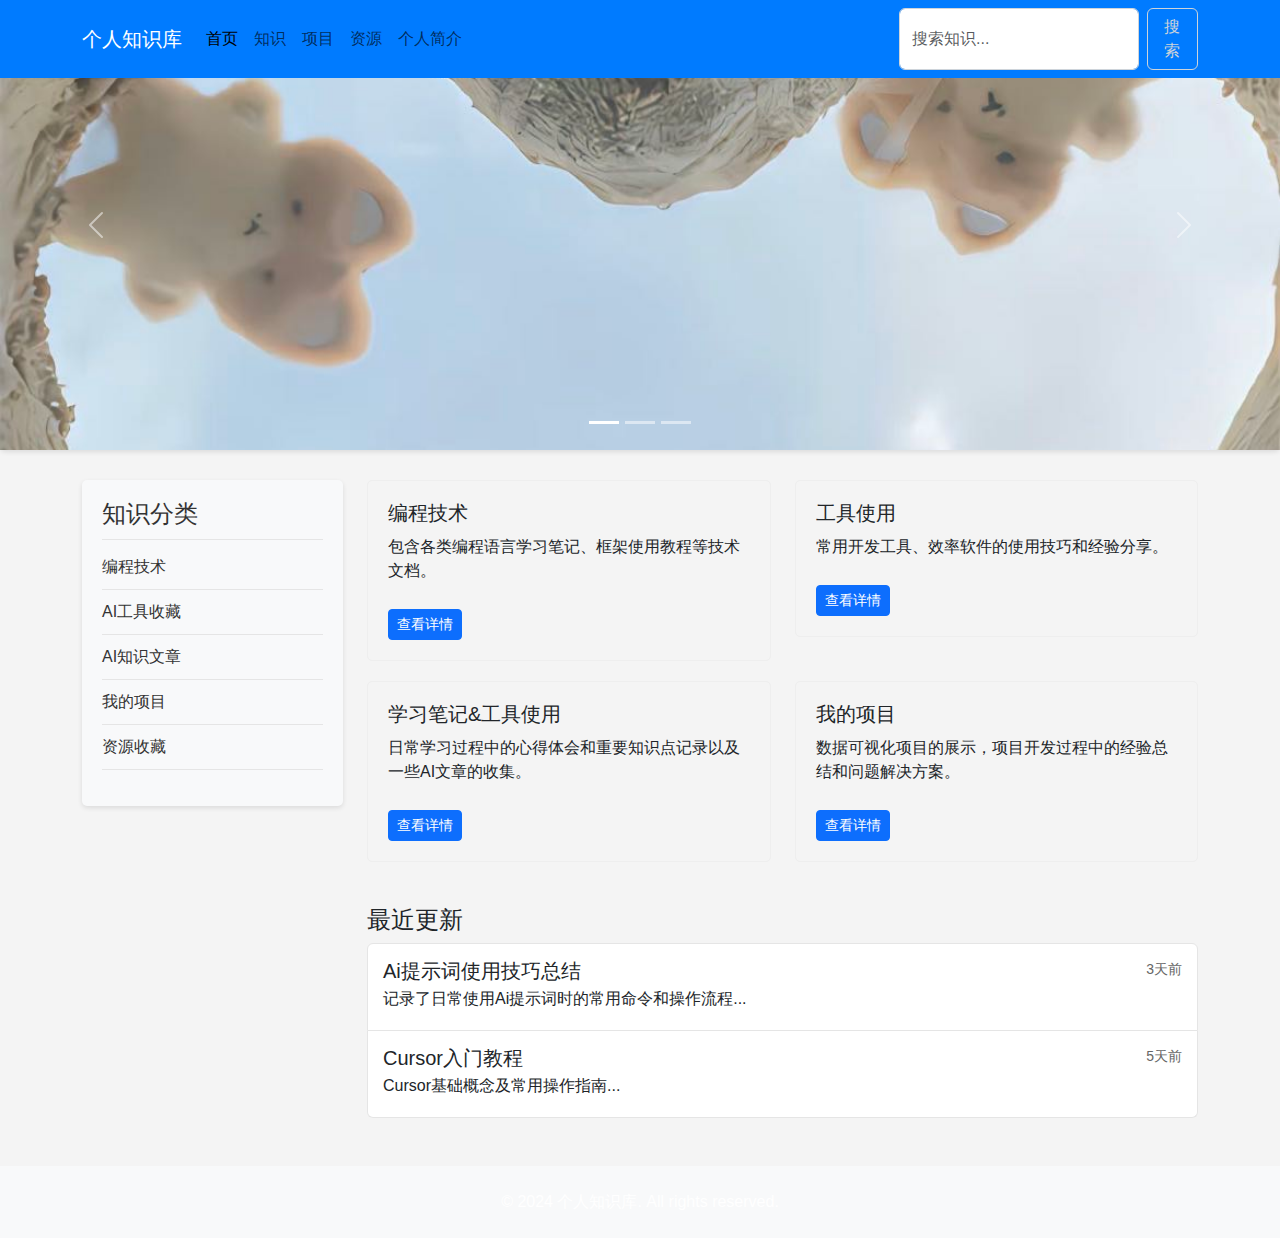
<file: index.html>
<!DOCTYPE html>
<html lang="zh">

<head>
  <meta charset="UTF-8">
  <meta name="viewport" content="width=device-width, initial-scale=1.0">
  <title>个人知识库</title>
  <!-- Bootstrap CSS -->
  <link href="https://cdn.jsdelivr.net/npm/bootstrap@5.3.0/dist/css/bootstrap.min.css" rel="stylesheet">
  <!-- 新 Bootstrap5 核心 CSS 文件 -->
  <link rel="stylesheet" href="https://cdn.staticfile.net/twitter-bootstrap/5.1.1/css/bootstrap.min.css">
  <style>
    /* 整体页面背景色及字体设置 */
    body {
      background-color: #f4f4f4;
      font-family: "Helvetica Neue", Helvetica, Arial, sans-serif;
    }

    /* 导航栏样式 */
    .navbar {
      background-color: #007bff;
      color: white;
    }

    .navbar-brand,
    .navbar-nav.nav-link {
      color: white;
      transition: color 0.3s ease;
    }

    .navbar-brand:hover,
    .navbar-nav.nav-link:hover {
      color: #f8f9fa;
    }

    .navbar-toggler-icon {
      background-image: url("data:image/svg+xml;charset=utf8,%3Csvg viewBox='0 0 32 32' xmlns='http://www.w3.org/2000/svg'%3E%3Cpath stroke='rgba(255,255,255, 0.8)' stroke-width='2' stroke-linecap='round' stroke-miterlimit='10' d='M4 8h24M4 16h24M4 24h24'/%3E%3C/svg%3E");
    }

    /* 搜索框样式 */
    .form-control {
      border-color: #ced4da;
    }

    .btn-outline-primary {
      border-color: #ced4da;
      color: #ced4da;
      transition: all 0.3s ease;
    }

    .btn-outline-primary:hover {
      background-color: #ced4da;
      color: white;
    }

    /* 文章列表（左侧导航）样式 */
    .article-list {
      background: #f8f9fa;
      padding: 20px;
      border-radius: 5px;
      box-shadow: 0 2px 5px rgba(0, 0, 0, 0.1);
    }

    .article-list h4 {
      margin-bottom: 15px;
      color: #333;
      border-bottom: 1px solid #e5e5e5;
      padding-bottom: 10px;
    }

    .article-list ul {
      list-style: none;
      padding: 0;
    }

    .article-list li {
      margin-bottom: 10px;
      border-bottom: 1px solid #e5e5e5;
      padding-bottom: 10px;
    }

    .article-list a {
      color: #333;
      text-decoration: none;
      transition: color 0.3s ease;
    }

    .article-list a:hover {
      color: #007bff;
    }

    /* 右侧知识卡片样式 */
    .knowledge-card {
      border: 1px solid #eee;
      padding: 20px;
      margin-bottom: 20px;
      border-radius: 5px;
      transition: all 0.3s;
    }

    .knowledge-card:hover {
      box-shadow: 0 0 15px rgba(0, 0, 0, 0.1);
    }

    /* 知识卡片标题样式 */
    .knowledge-card h5 {
      margin-bottom: 10px;
    }

    /* 按钮样式 */
    .btn-primary.btn-sm {
      margin-top: 10px;
    }

    /* 最近更新列表样式 */
    .list-group-item {
      border-color: #e5e5e5;
      padding: 15px;
    }

    .list-group-item h5 {
      margin-bottom: 5px;
    }

    .list-group-item small {
      color: #666;
    }

    /* 轮播图样式 */
    #mainCarousel {
      border-radius: 5px;
      box-shadow: 0 2px 5px rgba(0, 0, 0, 0.1);
      margin-bottom: 30px;
    }

    #mainCarousel.carousel-inner {
      max-height: 400px;
    }

    #mainCarousel.carousel-caption {
      bottom: 20px;
      left: 20px;
      right: 20px;
      background-color: rgba(0, 0, 0, 0.5);
      border-radius: 5px;
      padding: 15px;
    }

    #mainCarousel.carousel-caption h3 {
      margin-bottom: 10px;
    }

    /* 页脚样式 */
    footer {
      background-color: #007bff;
      color: white;
      margin-top: 30px;
      padding: 20px 0;
    }
  </style>
</head>

<body>
  <!-- 导航栏 -->
  <nav class="navbar navbar-expand-lg navbar-light fixed-top">
    <div class="container">
      <a class="navbar-brand" href="https://featon0526.github.io/index.html">个人知识库</a>
      <button class="navbar-toggler" type="button" data-bs-toggle="collapse" data-bs-target="#navbarNav">
        <span class="navbar-toggler-icon"></span>
      </button>
      <div class="collapse navbar-collapse" id="navbarNav">
        <ul class="navbar-nav me-auto">
          <li class="nav-item">
            <a class="nav-link active" href="index.html">首页</a>
          </li>
          <li class="nav-item">
            <a class="nav-link" href="index03.html">知识</a>
          </li>
          <li class="nav-item">
            <a class="nav-link" href="index04.html">项目</a>
          </li>
          <li class="nav-item">
            <a class="nav-link" href="index05.html">资源</a>
          </li>
          <li class="nav-item">
            <a class="nav-link" href="index06.html">个人简介</a>
          </li>
        </ul>
        <form class="d-flex">
          <input class="form-control me-2" type="search" placeholder="搜索知识...">
          <button class="btn btn-outline-primary" type="submit">搜索</button>
        </form>
      </div>
    </div>
  </nav>

  <!-- 轮播图Banner -->
<div id="mainCarousel" class="carousel slide" data-bs-ride="carousel">
    <!-- 轮播图指示器 -->
    <div class="carousel-indicators">
        <button type="button" data-bs-target="#mainCarousel" data-bs-slide-to="0" class="active"></button>
        <button type="button" data-bs-target="#mainCarousel" data-bs-slide-to="1"></button>
        <button type="button" data-bs-target="#mainCarousel" data-bs-slide-to="2"></button>
    </div>

    <!-- 轮播图内容 -->
    <div class="carousel-inner" style="max-height: 450px;">
        <div class="carousel-item active">
            <img src="images/1.jpeg" class="d-block w-100" alt="轮播图1"> <!-- 这里移除 h-200 类 -->
            <div class="carousel-caption">
                <h3>欢迎来到个人知识库</h3>
                <p>在这里记录和分享学习心得</p>
            </div>
        </div>
        <div class="carousel-item">
            <img src="images/2.jpeg" class="d-block w-100" alt="轮播图2"> <!-- 这里移除 h-200 类 -->
            <div class="carousel-caption">
                <h3>技术分享</h3>
                <p>分享最新的技术动态和学习经验</p>
            </div>
        </div>
        <div class="carousel-item">
            <img src="images/3.jpeg" class="d-block w-100" alt="轮播图3"> <!-- 这里移除 h-200 类 -->
            <div class="carousel-caption">
                <h3>资源收藏</h3>
                <p>收集整理有价值的学习资源</p>
            </div>
        </div>
    </div>

    <!-- 轮播图控制按钮 -->
    <button class="carousel-control-prev" type="button" data-bs-target="#mainCarousel" data-bs-slide="prev">
        <span class="carousel-control-prev-icon"></span>
        <span class="visually-hidden">上一张</span>
    </button>
    <button class="carousel-control-next" type="button" data-bs-target="#mainCarousel" data-bs-slide="next">
        <span class="carousel-control-next-icon"></span>
        <span class="visually-hidden">下一张</span>
    </button>
</div>

  <!-- 主要内容区 -->
  <div class="container" style="margin-top: 30px;">
    <div class="row">
      <!-- 左侧分类导航 -->
      <div class="col-md-3">
        <div class="article-list">
          <h4>知识分类</h4>
          <ul>
            <li><a href="index01.html">编程技术</a></li>
            <li><a href="index02.html">AI工具收藏</a></li>
            <li><a href="index03.html">AI知识文章</a></li>
            <li><a href="index04.html">我的项目</a></li>
            <li><a href="index05.html">资源收藏</a></li>
          </ul>
        </div>
      </div>

      <!-- 右侧内容展示 -->
      <div class="col-md-9">
        <!-- 知识卡片区域 -->
        <div class="row">
          <div class="col-md-6">
            <div class="knowledge-card">
              <h5>编程技术</h5>
              <p>包含各类编程语言学习笔记、框架使用教程等技术文档。</p>
              <a href="index01.html" class="btn btn-primary btn-sm">查看详情</a>
            </div>
          </div>
          <div class="col-md-6">
            <div class="knowledge-card">
              <h5>工具使用</h5>
              <p>常用开发工具、效率软件的使用技巧和经验分享。</p>
              <a href="index02.html" class="btn btn-primary btn-sm">查看详情</a>
            </div>
          </div>
          <div class="col-md-6">
            <div class="knowledge-card">
              <h5>学习笔记&工具使用</h5>
              <p>日常学习过程中的心得体会和重要知识点记录以及一些AI文章的收集。</p>
              <a href="index03.html" class="btn btn-primary btn-sm">查看详情</a>
            </div>
          </div>
          <div class="col-md-6">
            <div class="knowledge-card">
              <h5>我的项目</h5>
              <p>数据可视化项目的展示，项目开发过程中的经验总结和问题解决方案。</p>
              <a href="index04.html" class="btn btn-primary btn-sm">查看详情</a>
            </div>
          </div>
        </div>

        <!-- 最近更新 -->
        <div class="mt-4">
          <h4>最近更新</h4>
          <div class="list-group">
            <a href="index01.html" class="list-group-item list-group-item-action">
              <div class="d-flex w-100 justify-content-between">
                <h5 class="mb-1">Ai提示词使用技巧总结</h5>
                <small>3天前</small>
              </div>
              <p class="mb-1">记录了日常使用Ai提示词时的常用命令和操作流程...</p>
            </a>
            <a href="index02.html" class="list-group-item list-group-item-action">
              <div class="d-flex w-100 justify-content-between">
                <h5 class="mb-1">Cursor入门教程</h5>
                <small>5天前</small>
              </div>
              <p class="mb-1">Cursor基础概念及常用操作指南...</p>
            </a>
          </div>
        </div>
      </div>
    </div>
  </div>

  <!-- 页脚 -->
  <footer class="bg-light py-4 mt-5">
    <div class="container text-center">
      <p class="mb-0">© 2024 个人知识库. All rights reserved.</p>
    </div>
  </footer>

  <!-- Bootstrap JS 和依赖 -->
  <script src="https://cdn.jsdelivr.net/npm/@popperjs/core@2.11.6/dist/umd/popper.min.js"></script>
  <script src="https://cdn.jsdelivr.net/npm/bootstrap@5.3.0/dist/js/bootstrap.min.js"></script>
</body>

</html>
</file>
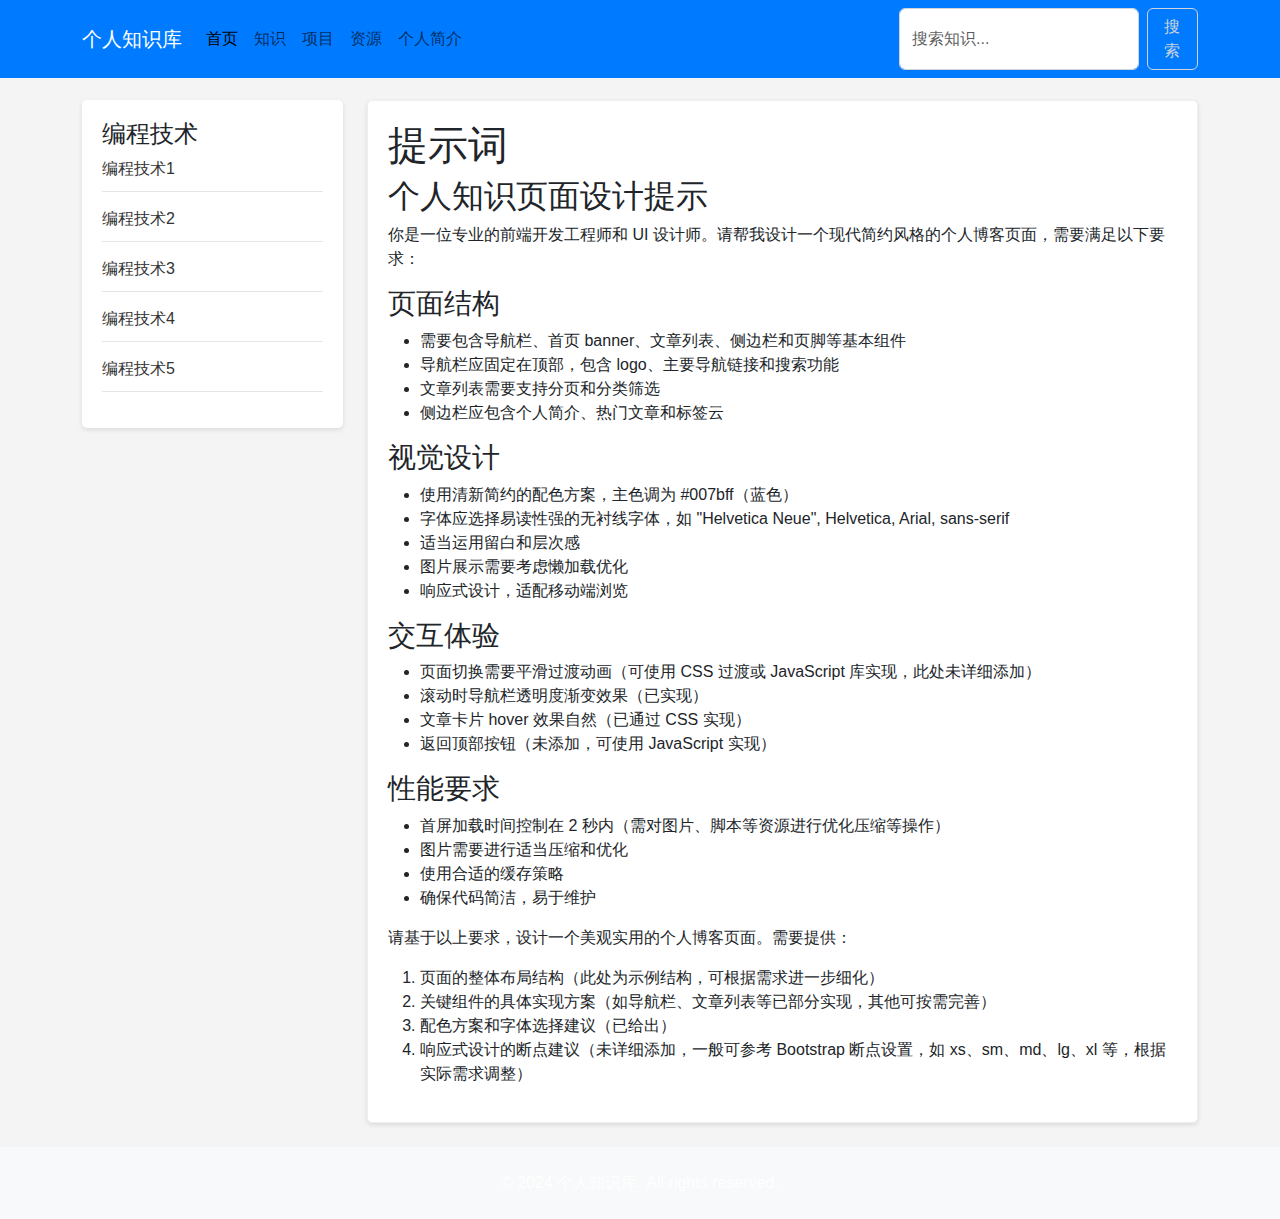
<file: index01.html>
<!DOCTYPE html>
<html lang="zh">

<head>
    <meta charset="UTF-8">
    <meta name="viewport" content="width=device-width, initial-scale=1.0">
    <title>个人知识库</title>
    <!-- Bootstrap CSS -->
    <link href="https://cdn.jsdelivr.net/npm/bootstrap@5.3.0/dist/css/bootstrap.min.css" rel="stylesheet">
    <!-- 新 Bootstrap5 核心 CSS 文件 -->
    <link rel="stylesheet" href="https://cdn.staticfile.net/twitter-bootstrap/5.1.1/css/bootstrap.min.css">
    <style>
        /* 整体页面背景色 */
        body {
            background-color: #f4f4f4;
            font-family: "Helvetica Neue", Helvetica, Arial, sans-serif;
        }

        /* 导航栏样式 */
        .navbar {
            background-color: #007bff;
            transition: background-color 0.3s ease;
        }

        .navbar-brand,
        .navbar-nav.nav-link {
            color: white;
            transition: color 0.3s ease;
        }

        .navbar-brand:hover,
        .navbar-nav.nav-link:hover {
            color: #f8f9fa;
        }

        .navbar-toggler-icon {
            background-image: url("data:image/svg+xml;charset=utf8,%3Csvg viewBox='0 0 32 32' xmlns='http://www.w3.org/2000/svg'%3E%3Cpath stroke='rgba(255,255,255, 0.8)' stroke-width='2' stroke-linecap='round' stroke-miterlimit='10' d='M4 8h24M4 16h24M4 24h24'/%3E%3C/svg%3E");
        }

        /* 搜索框样式 */
        .form-control {
            border-color: #ced4da;
        }

        .btn-outline-primary {
            border-color: #ced4da;
            color: #ced4da;
            transition: all 0.3s ease;
        }

        .btn-outline-primary:hover {
            background-color: #ced4da;
            color: white;
        }

        /* 文章列表样式 */
        .article-list {
            background: white;
            padding: 20px;
            border-radius: 5px;
            box-shadow: 0 2px 5px rgba(0, 0, 0, 0.1);
        }

        .article-list ul {
            list-style: none;
            padding: 0;
        }

        .article-list li {
            margin-bottom: 15px;
            border-bottom: 1px solid #e5e5e5;
            padding-bottom: 10px;
        }

        .article-list a {
            color: #333;
            text-decoration: none;
            transition: color 0.3s ease;
        }

        .article-list a:hover {
            color: #007bff;
        }

        /* 知识卡片样式 */
        .knowledge-card {
            border: 1px solid #eee;
            padding: 20px;
            margin-bottom: 20px;
            border-radius: 5px;
            transition: all 0.3s;
            background-color: white;
            box-shadow: 0 2px 5px rgba(0, 0, 0, 0.1);
        }

        .knowledge-card:hover {
            box-shadow: 0 0 15px rgba(0, 0, 0, 0.1);
        }

        /* 主区域容器样式 */
        .main-content {
            flex: 1;
            padding: 20px;
            background-color: white;
            border-radius: 5px;
            box-shadow: 0 2px 5px rgba(0, 0, 0, 0.1);
            overflow-y: auto;
            /* 当内容超出时显示滚动条 */
            animation: fadeIn 0.5s ease;
        }

        /* 页脚样式 */
        footer {
            background-color: #007bff;
            color: white;
            margin-top: 30px;
        }

        /* 动画效果 */
        @keyframes fadeIn {
            from {
                opacity: 0;
            }

            to {
                opacity: 1;
            }
        }

        /* 滚动时导航栏透明度渐变效果 */
        .navbar.scrolled {
            background-color: rgba(0, 123, 255, 0.8);
        }
    </style>
    <!-- 最新的 Bootstrap5 核心 JavaScript 文件 -->
    <script src="https://cdn.staticfile.net/twitter-bootstrap/5.1.1/js/bootstrap.bundle.min.js"></script>
    <script>
        // 实现滚动时导航栏透明度渐变效果
        window.addEventListener('scroll', function () {
            const navbar = document.querySelector('.navbar');
            if (window.scrollY > 50) {
                navbar.classList.add('scrolled');
            } else {
                navbar.classList.remove('scrolled');
            }
        });
    </script>
</head>

<body>
    <!-- 导航栏 -->
    <nav class="navbar navbar-expand-lg navbar-light fixed-top">
        <div class="container">
            <a class="navbar-brand" href="https://featon0526.github.io/index.html">个人知识库</a>
            <button class="navbar-toggler" type="button" data-bs-toggle="collapse" data-bs-target="#navbarNav">
                <span class="navbar-toggler-icon"></span>
            </button>
            <div class="collapse navbar-collapse" id="navbarNav">
                <ul class="navbar-nav me-auto">
                    <li class="nav-item">
                        <a class="nav-link active" href="index.html">首页</a>
                    </li>
                    <li class="nav-item">
                        <a class="nav-link" href="index03.html">知识</a>
                    </li>
                    <li class="nav-item">
                        <a class="nav-link" href="index04.html">项目</a>
                    </li>
                    <li class="nav-item">
                        <a class="nav-link" href="index05.html">资源</a>
                    </li>
                    <li class="nav-item">
                        <a class="nav-link" href="index06.html">个人简介</a>
                    </li>
                </ul>
                <form class="d-flex">
                    <input class="form-control me-2" type="search" placeholder="搜索知识...">
                    <button class="btn btn-outline-primary" type="submit">搜索</button>
                </form>
            </div>
        </div>
    </nav>

    <!-- 主要内容区 -->
    <div class="container" style="margin-top: 100px;">
        <div class="row">
            <!-- 左侧分类导航 -->
            <div class="col-md-3">
                <div class="article-list">
                    <h4>编程技术</h4>
                    <ul>
                        <li><a href="#">编程技术1</a></li>
                        <li><a href="#">编程技术2</a></li>
                        <li><a href="#">编程技术3</a></li>
                        <li><a href="#">编程技术4</a></li>
                        <li><a href="#">编程技术5</a></li>
                    </ul>
                </div>
            </div>

            <!-- 右侧内容展示 -->
            <div class="col-md-9">
                <!-- 知识卡片区域 -->
                <div class="row">
                    <div class="col-md-12">
                        <div class="knowledge-card w-100">
                            <div class="markdown-content">
                                <h1>提示词</h1>

                                <h2>个人知识页面设计提示</h2>

                                <p>你是一位专业的前端开发工程师和 UI 设计师。请帮我设计一个现代简约风格的个人博客页面，需要满足以下要求：</p>

                                <h3>页面结构</h3>
                                <ul>
                                    <li>需要包含导航栏、首页 banner、文章列表、侧边栏和页脚等基本组件</li>
                                    <li>导航栏应固定在顶部，包含 logo、主要导航链接和搜索功能</li>
                                    <li>文章列表需要支持分页和分类筛选</li>
                                    <li>侧边栏应包含个人简介、热门文章和标签云</li>
                                </ul>

                                <h3>视觉设计</h3>
                                <ul>
                                    <li>使用清新简约的配色方案，主色调为 #007bff（蓝色）</li>
                                    <li>字体应选择易读性强的无衬线字体，如 "Helvetica Neue", Helvetica, Arial, sans-serif</li>
                                    <li>适当运用留白和层次感</li>
                                    <li>图片展示需要考虑懒加载优化</li>
                                    <li>响应式设计，适配移动端浏览</li>
                                </ul>

                                <h3>交互体验</h3>
                                <ul>
                                    <li>页面切换需要平滑过渡动画（可使用 CSS 过渡或 JavaScript 库实现，此处未详细添加）</li>
                                    <li>滚动时导航栏透明度渐变效果（已实现）</li>
                                    <li>文章卡片 hover 效果自然（已通过 CSS 实现）</li>
                                    <li>返回顶部按钮（未添加，可使用 JavaScript 实现）</li>
                                </ul>

                                <h3>性能要求</h3>
                                <ul>
                                    <li>首屏加载时间控制在 2 秒内（需对图片、脚本等资源进行优化压缩等操作）</li>
                                    <li>图片需要进行适当压缩和优化</li>
                                    <li>使用合适的缓存策略</li>
                                    <li>确保代码简洁，易于维护</li>
                                </ul>

                                <p>请基于以上要求，设计一个美观实用的个人博客页面。需要提供：</p>
                                <ol>
                                    <li>页面的整体布局结构（此处为示例结构，可根据需求进一步细化）</li>
                                    <li>关键组件的具体实现方案（如导航栏、文章列表等已部分实现，其他可按需完善）</li>
                                    <li>配色方案和字体选择建议（已给出）</li>
                                    <li>响应式设计的断点建议（未详细添加，一般可参考 Bootstrap 断点设置，如 xs、sm、md、lg、xl 等，根据实际需求调整）</li>
                                </ol>
                            </div>
                        </div>
                    </div>
                </div>
            </div>
        </div>
    </div>

    <!-- 页脚 -->
    <footer class="bg-light py-4 mt-1">
        <div class="container text-center">
            <p class="mb-0">© 2024 个人知识库. All rights reserved.</p>
        </div>
    </footer>

    <!-- Bootstrap JS 和依赖 -->
    <script src="https://cdn.jsdelivr.net/npm/@popperjs/core@2.11.6/dist/umd/popper.min.js"></script>
    <script src="https://cdn.jsdelivr.net/npm/bootstrap@5.3.0/dist/js/bootstrap.min.js"></script>
</body>

</html>
</file>
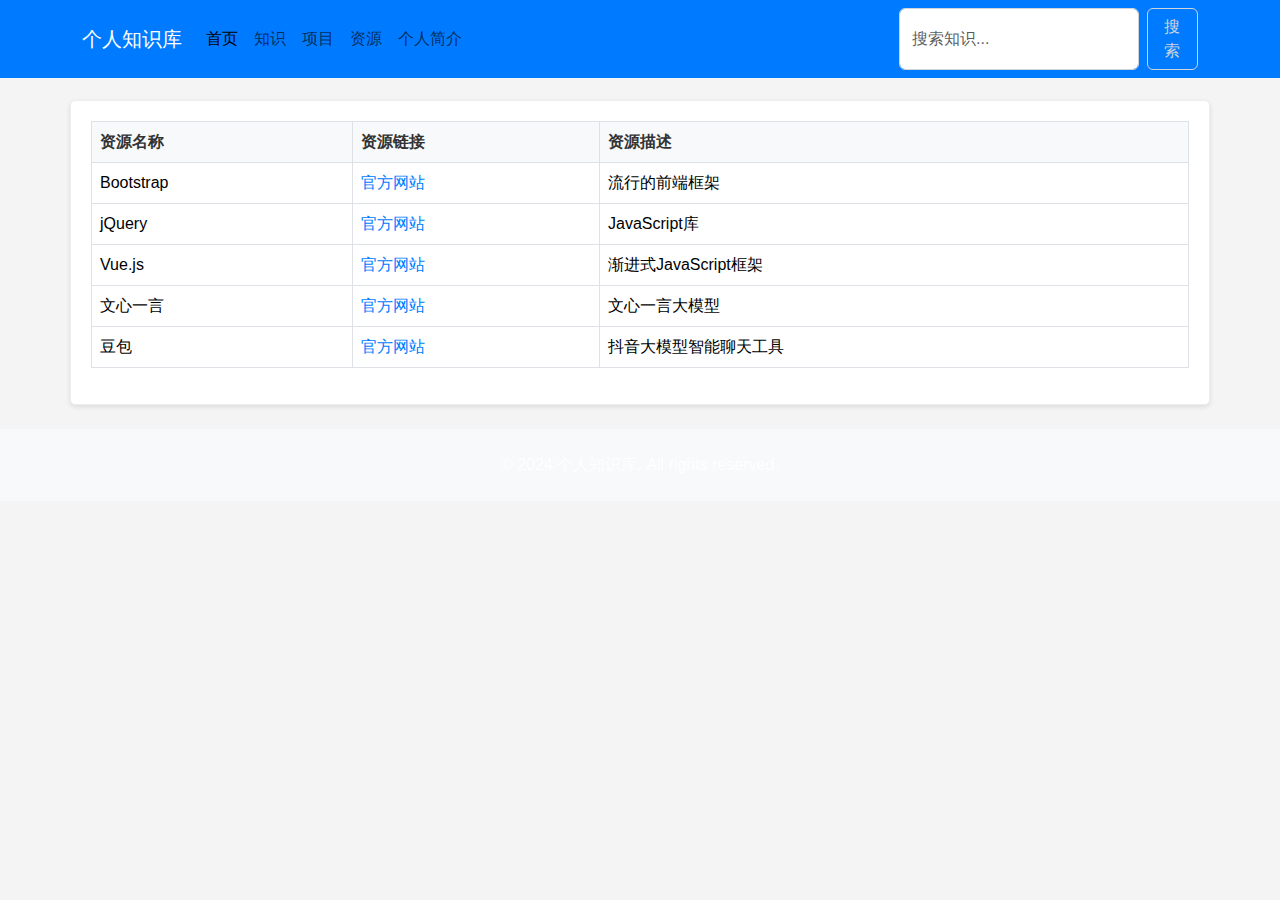
<file: index05.html>
<!DOCTYPE html>
<html lang="zh">

<head>
    <meta charset="UTF-8">
    <meta name="viewport" content="width=device-width, initial-scale=1.0">
    <title>个人知识库</title>
    <!-- Bootstrap CSS -->
    <link href="https://cdn.jsdelivr.net/npm/bootstrap@5.3.0/dist/css/bootstrap.min.css" rel="stylesheet">
    <!-- 新 Bootstrap5 核心 CSS 文件 -->
    <link rel="stylesheet" href="https://cdn.staticfile.net/twitter-bootstrap/5.1.1/css/bootstrap.min.css">
    <style>
        /* 整体页面背景色及字体设置 */
        body {
            background-color: #f4f4f4;
            font-family: "Helvetica Neue", Helvetica, Arial, sans-serif;
        }

        /* 导航栏样式 */
        .navbar {
            background-color: #007bff;
            transition: background-color 0.3s ease;
        }

        .navbar-brand,
        .navbar-nav.nav-link {
            color: white;
            transition: color 0.3s ease;
        }

        .navbar-brand:hover,
        .navbar-nav.nav-link:hover {
            color: #f8f9fa;
        }

        .navbar-toggler-icon {
            background-image: url("data:image/svg+xml;charset=utf8,%3Csvg viewBox='0 0 32 32' xmlns='http://www.w3.org/2000/svg'%3E%3Cpath stroke='rgba(255,255,255, 0.8)' stroke-width='2' stroke-linecap='round' stroke-miterlimit='10' d='M4 8h24M4 16h24M4 24h24'/%3E%3C/svg%3E");
        }

        /* 搜索框样式 */
        .form-control {
            border-color: #ced4da;
        }

        .btn-outline-primary {
            border-color: #ced4da;
            color: #ced4da;
            transition: all 0.3s ease;
        }

        .btn-outline-primary:hover {
            background-color: #ced4da;
            color: white;
        }

        /* 知识卡片通用样式 */
        .knowledge-card {
            border: 1px solid #eee;
            padding: 20px;
            margin-bottom: 20px;
            border-radius: 5px;
            transition: all 0.3s;
            background-color: white;
            box-shadow: 0 2px 5px rgba(0, 0, 0, 0.1);
        }

        .knowledge-card:hover {
            box-shadow: 0 0 15px rgba(0, 0, 0, 0.1);
        }

        /* 表格样式 */
        table.table-bordered {
            border: 1px solid #dee2e6;
        }

        table.table-bordered th,
        table.table-bordered td {
            border: 1px solid #dee2e6;
        }

        table.table-bordered thead th {
            background-color: #f8f9fa;
            color: #333;
            font-weight: bold;
        }

        table.table-bordered tbody tr:nth-child(even) {
            background-color: #f4f4f4;
        }

        table.table-bordered a {
            color: #007bff;
            text-decoration: none;
            transition: color 0.3s ease;
        }

        table.table-bordered a:hover {
            color: #0056b3;
        }

        /* 页脚样式 */
        footer {
            background-color: #007bff;
            color: white;
            margin-top: 30px;
        }
    </style>
    <!-- 最新的 Bootstrap5 核心 JavaScript 文件 -->
    <script src="https://cdn.staticfile.net/twitter-bootstrap/5.1.1/js/bootstrap.bundle.min.js"></script>
    <script>
        // 实现滚动时导航栏透明度渐变效果
        window.addEventListener('scroll', function () {
            const navbar = document.querySelector('.navbar');
            if (window.scrollY > 50) {
                navbar.classList.add('scrolled');
            } else {
                navbar.classList.remove('scrolled');
            }
        });
    </script>
</head>

<body>
    <!-- 导航栏 -->
    <nav class="navbar navbar-expand-lg navbar-light fixed-top">
        <div class="container">
            <a class="navbar-brand" href="https://featon0526.github.io/index.html">个人知识库</a>
            <button class="navbar-toggler" type="button" data-bs-toggle="collapse" data-bs-target="#navbarNav">
                <span class="navbar-toggler-icon"></span>
            </button>
            <div class="collapse navbar-collapse" id="navbarNav">
                <ul class="navbar-nav me-auto">
                    <li class="nav-item">
                        <a class="nav-link active" href="index.html">首页</a>
                    </li>
                    <li class="nav-item">
                        <a class="nav-link" href="index03.html">知识</a>
                    </li>
                    <li class="nav-item">
                        <a class="nav-link" href="index04.html">项目</a>
                    </li>
                    <li class="nav-item">
                        <a class="nav-link" href="index05.html">资源</a>
                    </li>
                    <li class="nav-item">
                        <a class="nav-link" href="index06.html">个人简介</a>
                    </li>
                </ul>
                <form class="d-flex">
                    <input class="form-control me-2" type="search" placeholder="搜索知识...">
                    <button class="btn btn-outline-primary" type="submit">搜索</button>
                </form>
            </div>
        </div>
    </nav>

    <!-- 主要内容区 -->
    <div class="container" style="margin-top: 100px;">
        <div class="row">
            <div class="knowledge-card w-100">
                <table class="table table-bordered">
                    <thead>
                        <tr>
                            <th>资源名称</th>
                            <th>资源链接</th>
                            <th>资源描述</th>
                        </tr>
                    </thead>
                    <tbody>
                        <tr>
                            <td>Bootstrap</td>
                            <td><a href="https://getbootstrap.com">官方网站</a></td>
                            <td>流行的前端框架</td>
                        </tr>
                        <tr>
                            <td>jQuery</td>
                            <td><a href="https://jquery.com">官方网站</a></td>
                            <td>JavaScript库</td>
                        </tr>
                        <tr>
                            <td>Vue.js</td>
                            <td><a href="https://vuejs.org">官方网站</a></td>
                            <td>渐进式JavaScript框架</td>
                        </tr>
                        <tr>
                            <td>文心一言</td>
                            <td><a href="https://yiyan.baidu.com/">官方网站</a></td>
                            <td>文心一言大模型</td>
                        </tr>
                        <tr>
                            <td>豆包</td>
                            <td><a href="https://www.doubao.com/">官方网站</a></td>
                            <td>抖音大模型智能聊天工具</td>
                        </tr>
                    </tbody>
                </table>
            </div>
        </div>
    </div>

    <!-- 页脚 -->
    <footer class="bg-light py-4 mt-1">
        <div class="container text-center">
            <p class="mb-0">© 2024 个人知识库. All rights reserved.</p>
        </div>
    </footer>

    <!-- Bootstrap JS 和依赖 -->
    <script src="https://cdn.jsdelivr.net/npm/@popperjs/core@2.11.6/dist/umd/popper.min.js"></script>
    <script src="https://cdn.jsdelivr.net/npm/bootstrap@5.3.0/dist/js/bootstrap.min.js"></script>
</body>

</html>
</file>
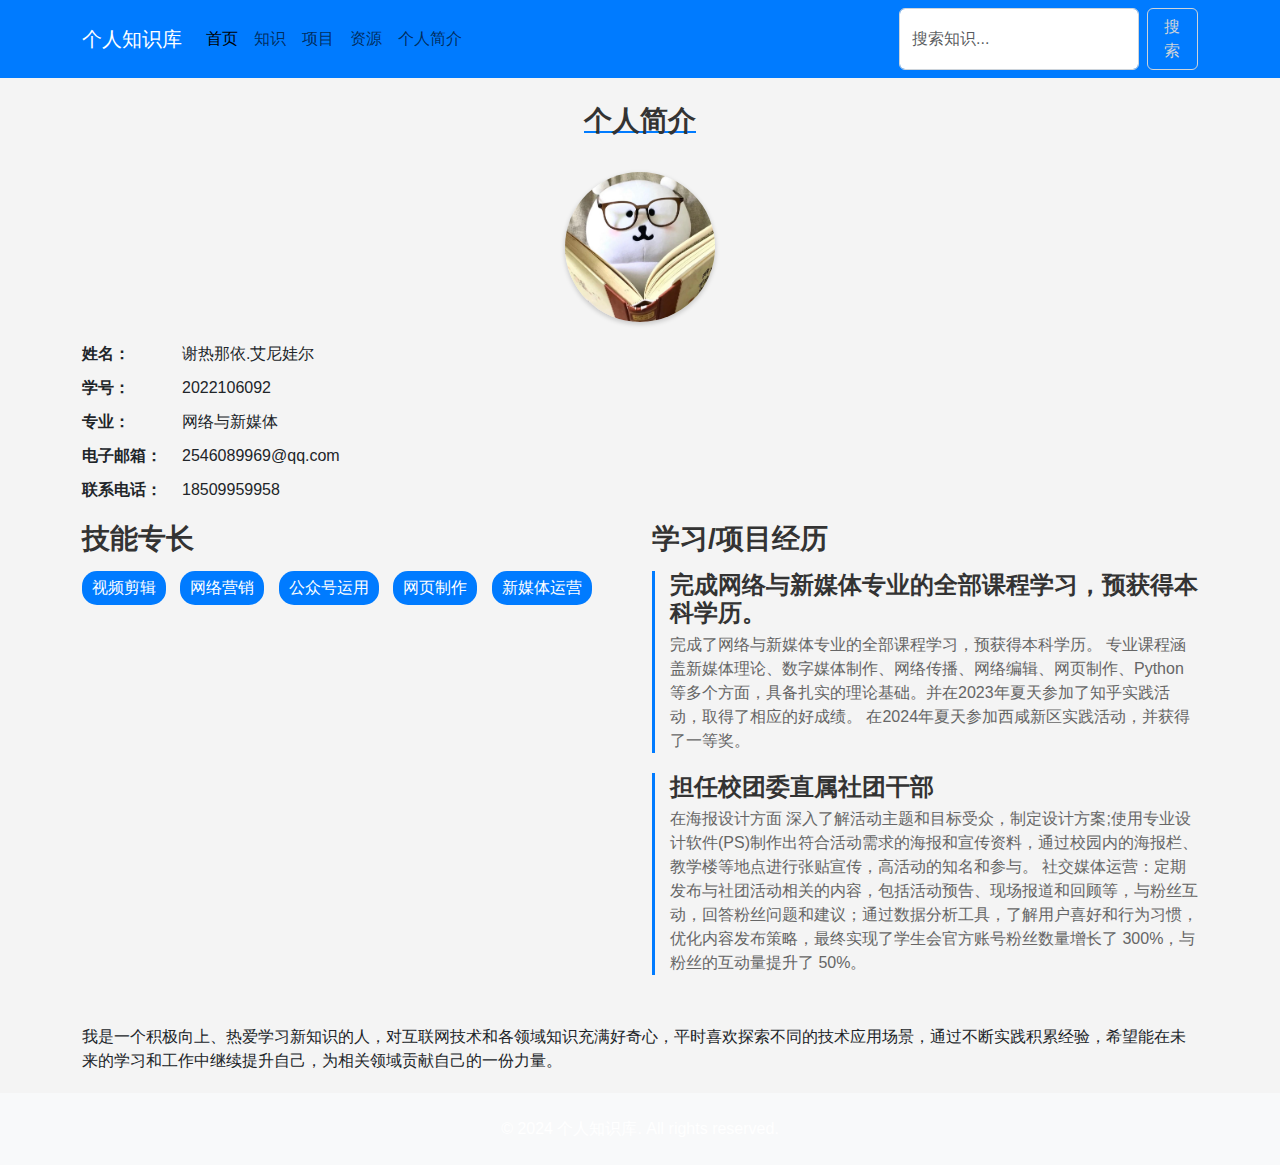
<file: index06.html>
<!DOCTYPE html>
<html lang="zh">

<head>
    <meta charset="UTF-8">
    <meta name="viewport" content="width=device-width, initial-scale=1.0">
    <title>个人知识库</title>
    <!-- Bootstrap CSS -->
    <link href="https://cdn.jsdelivr.net/npm/bootstrap@5.3.0/dist/css/bootstrap.min.css" rel="stylesheet">
    <!-- 新 Bootstrap5 核心 CSS 文件 -->
    <link rel="stylesheet" href="https://cdn.staticfile.net/twitter-bootstrap/5.1.1/css/bootstrap.min.css">
    <style>
        /* 整体页面背景色及字体设置 */
        body {
            background-color: #f4f4f4;
            font-family: "Helvetica Neue", Helvetica, Arial, sans-serif;
        }

        /* 导航栏样式 */
      .navbar {
            background-color: #007bff;
            transition: background-color 0.3s ease;
        }

      .navbar-brand,
      .navbar-nav.nav-link {
            color: white;
            transition: color 0.3s ease;
        }

      .navbar-brand:hover,
      .navbar-nav.nav-link:hover {
            color: #f8f9fa;
        }

      .navbar-toggler-icon {
            background-image: url("data:image/svg+xml;charset=utf8,%3Csvg viewBox='0 0 32 32' xmlns='http://www.w3.org/2000/svg'%3E%3Cpath stroke='rgba(255, 255, 255, 0.8)' stroke-width='2' stroke-linecap='round' stroke-miterlimit='10' d='M4 8h24M4 16h24M4 24h24'/%3E%3C/svg%3E");
        }

        /* 搜索框样式 */
      .form-control {
            border-color: #ced4da;
        }

      .btn-outline-primary {
            border-color: #ced4da;
            color: #ced4da;
            transition: all 0.3s ease;
        }

      .btn-outline-primary:hover {
            background-color: #ced4da;
            color: white;
        }

        /* 知识卡片通用样式 */
      .knowledge-card {
            border: 1px solid #eee;
            padding: 20px;
            margin-bottom: 20px;
            border-radius: 5px;
            transition: all 0.3s;
            background-color: white;
            box-shadow: 0 2px 5px rgba(0, 0, 0, 0.1);
        }

      .knowledge-card:hover {
            box-shadow: 0 0 15px rgba(0, 0, 0, 0.1);
        }

        /* 表格样式 */
        table.table-bordered {
            border: 1px solid #dee2e6;
        }

        table.table-bordered th,
        table.table-bordered td {
            border: 1px solid #dee2e6;
        }

        table.table-bordered thead th {
            background-color: #f8f9fa;
            color: #333;
            font-weight: bold;
        }

        table.table-bordered tbody tr:nth-child(even) {
            background-color: #f4f4f4;
        }

        table.table-bordered a {
            color: #007bff;
            text-decoration: none;
            transition: color 0.3s ease;
        }

        table.table-bordered a:hover {
            color: #0056b3;
        }

        /* 页脚样式 */
        footer {
            background-color: #007bff;
            color: white;
            margin-top: 30px;
        }

        /* 个人简介区域标题样式 */
           .personal-intro-title {
                 text-align: center;
                 margin-bottom: 30px;
                 color: #333;
                 font-weight: bold;
                 font-size: 28px;
                 text-decoration: underline;
                 text-decoration-color: #007bff;
                 text-decoration-thickness: 2px;
                 line-height: 1.5;
             }

        /* 个人头像样式 */
      .personal-avatar {
            width: 150px;
            height: 150px;
            border-radius: 50%;
            object-fit: cover;
            margin-bottom: 20px;
            box-shadow: 0 2px 5px rgba(0, 0, 0, 0.2);
            display: block;
            margin-left: auto;
            margin-right: auto;
        }

        /* 个人信息列表样式 */
      .personal-info-list {
            list-style-type: none;
            padding-left: 0;
            margin-bottom: 20px;
        }

      .personal-info-list li {
            margin-bottom: 10px;
        }

      .personal-info-list strong {
            width: 100px;
            display: inline-block;
        }

        /* 技能展示区域样式 */
      .skills-section {
            margin-bottom: 30px;
        }

      .skills-section h3 {
            margin-bottom: 15px;
            color: #333;
            font-weight: bold;
        }

      .skill-item {
            background-color: #007bff;
            color: white;
            padding: 5px 10px;
            border-radius: 15px;
            margin-right: 10px;
            margin-bottom: 10px;
            display: inline-block;
        }

        /* 经历展示区域样式 */
      .experiences-section {
            margin-bottom: 30px;
        }

      .experiences-section h3 {
            margin-bottom: 15px;
            color: #333;
            font-weight: bold;
        }

      .experience-item {
            border-left: 3px solid #007bff;
            padding-left: 15px;
            margin-bottom: 20px;
        }

      .experience-item h4 {
            margin-bottom: 5px;
            color: #333;
            font-weight: bold;
        }

      .experience-item p {
            margin-bottom: 0;
            color: #666;
        }
    </style>
    <!-- 最新的 Bootstrap5 核心 JavaScript 文件 -->
    <script src="https://cdn.staticfile.net/twitter-bootstrap/5.1.1/js/bootstrap.bundle.min.js"></script>
    <script>
        // 实现滚动时导航栏透明度渐变效果
        window.addEventListener('scroll', function () {
            const navbar = document.querySelector('.navbar');
            if (window.scrollY > 50) {
                navbar.classList.add('scrolled');
            } else {
                navbar.classList.remove('scrolled');
            }
        });
    </script>
</head>

<body>
    <!-- 导航栏 -->
    <nav class="navbar navbar-expand-lg navbar-light fixed-top">
        <div class="container">
            <a class="navbar-brand" href="https://featon0526.github.io/index.html">个人知识库</a>
            <button class="navbar-toggler" type="button" data-bs-toggle="collapse" data-bs-target="#navbarNav">
                <span class="navbar-toggler-icon"></span>
            </button>
            <div class="collapse navbar-collapse" id="navbarNav">
                <ul class="navbar-nav me-auto">
                    <li class="nav-item">
                        <a class="nav-link active" href="index.html">首页</a>
                    </li>
                    <li class="nav-item">
                        <a class="nav-link" href="index03.html">知识</a>
                    </li>
                    <li class="nav-item">
                        <a class="nav-link" href="index04.html">项目</a>
                    </li>
                    <li class="nav-item">
                        <a class="nav-link" href="index05.html">资源</a>
                    </li>
                    <li class="nav-item">
                        <a class="nav-link" href="index06.html">个人简介</a>
                    </li>
                </ul>
                <form class="d-flex">
                    <input class="form-control me-2" type="search" placeholder="搜索知识...">
                    <button class="btn btn-outline-primary" type="submit">搜索</button>
                </form>
            </div>
        </div>
    </nav>

    <!-- 主要内容区 -->
    <div class="container" style="margin-top: 100px;">
        <div class="row">
            <div class="col-md-12">
            
				<h1 class="personal-intro-title">个人简介</h1>
                <img src="./images/avatar.jpg" alt="个人头像" class="personal-avatar">
                <ul class="personal-info-list">
                    <li><strong>姓名：</strong>谢热那依.艾尼娃尔</li>
                    <li><strong>学号：</strong>2022106092</li>
                    <li><strong>专业：</strong>网络与新媒体</li>
                    <li><strong>电子邮箱：</strong>2546089969@qq.com</li>
                    <li><strong>联系电话：</strong>18509959958</li>
                </ul>
            </div>
        </div>
        <div class="row">
            <div class="col-md-6 skills-section">
                <h3>技能专长</h3>
                <span class="skill-item">视频剪辑</span>
                <span class="skill-item">网络营销</span>
                <span class="skill-item">公众号运用</span>
                <span class="skill-item">网页制作</span>
                <span class="skill-item">新媒体运营</span>
            </div>
            <div class="col-md-6 experiences-section">
                <h3>学习/项目经历</h3>
                <div class="experience-item">
                    <h4>完成网络与新媒体专业的全部课程学习，预获得本科学历。</h4>
                    <p>完成了网络与新媒体专业的全部课程学习，预获得本科学历。
专业课程涵盖新媒体理论、数字媒体制作、网络传播、网络编辑、网页制作、Python等多个方面，具备扎实的理论基础。并在2023年夏天参加了知乎实践活动，取得了相应的好成绩。
在2024年夏天参加西咸新区实践活动，并获得了一等奖。</p>
                </div>
                <div class="experience-item">
                    <h4>担任校团委直属社团干部</h4>
                    <p>在海报设计方面
深入了解活动主题和目标受众，制定设计方案;使用专业设计软件(PS)制作出符合活动需求的海报和宣传资料，通过校园内的海报栏、教学楼等地点进行张贴宣传，高活动的知名和参与。
社交媒体运营：定期发布与社团活动相关的内容，包括活动预告、现场报道和回顾等，与粉丝互动，回答粉丝问题和建议；通过数据分析工具，了解用户喜好和行为习惯，优化内容发布策略，最终实现了学生会官方账号粉丝数量增长了 300%，与粉丝的互动量提升了 50%。</p>
                </div>
            </div>
        </div>
        <div class="row">
            <div class="col-md-12">
                <p>我是一个积极向上、热爱学习新知识的人，对互联网技术和各领域知识充满好奇心，平时喜欢探索不同的技术应用场景，通过不断实践积累经验，希望能在未来的学习和工作中继续提升自己，为相关领域贡献自己的一份力量。</p>
            </div>
        </div>
    </div>

    <!-- 页脚 -->
    <footer class="bg-light py-4 mt-1">
        <div class="container text-center">
            <p class="mb-0">© 2024 个人知识库. All rights reserved.</p>
        </div>
    </footer>

    <!-- Bootstrap JS 和依赖 -->
    <script src="https://cdn.jsdelivr.net/npm/@popperjs/core@2.11.6/dist/umd/popper.min.js"></script>
    <script src="https://cdn.jsdelivr.net/npm/bootstrap@5.3.0/dist/js/bootstrap.min.js"></script>
</body>

</html>
</file>
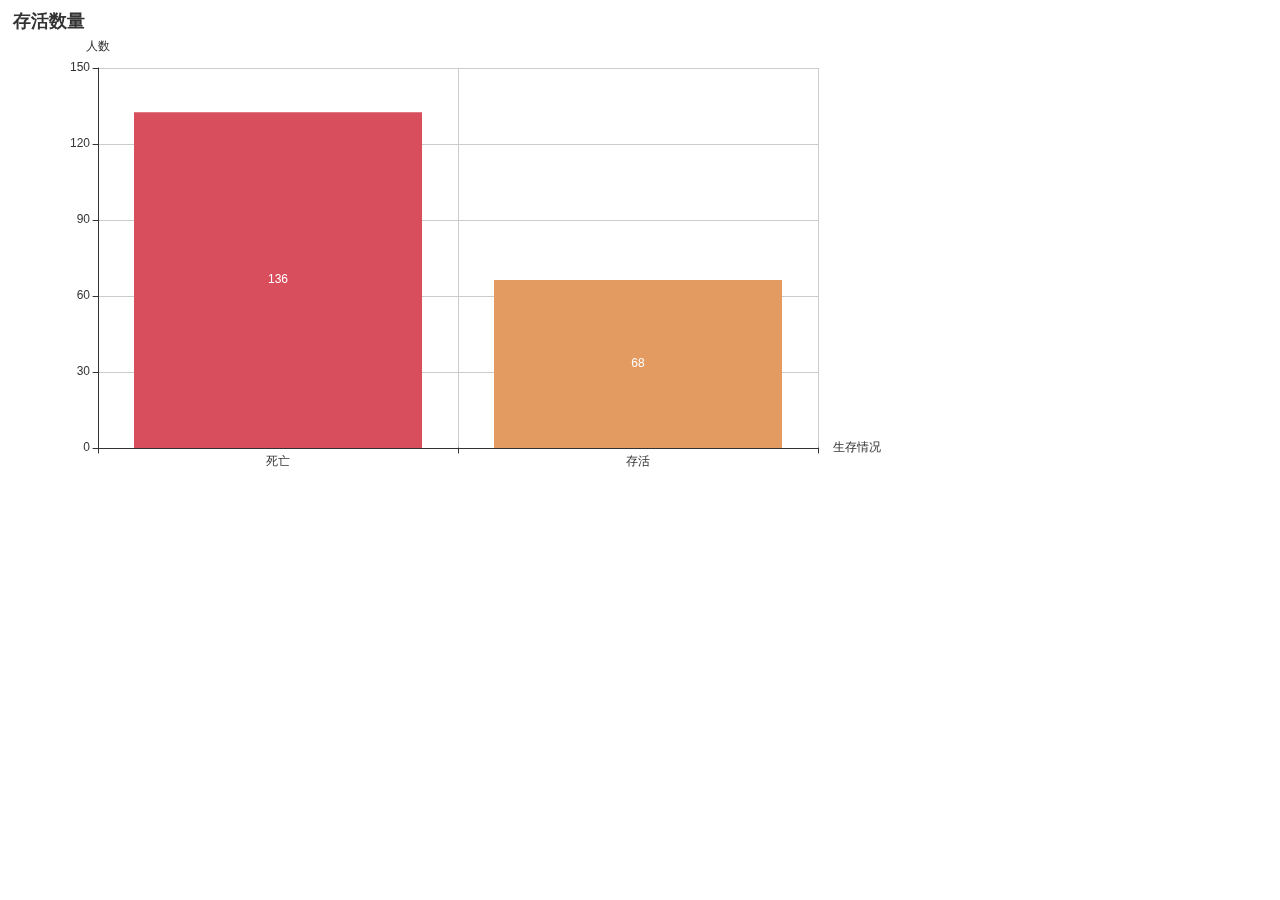
<file: render1.html>
<!DOCTYPE html>
<html>
<head>
    <meta charset="UTF-8">
    <title>Awesome-pyecharts</title>
                <script type="text/javascript" src="./js/echarts.min.js"></script>

</head>
<body >
    <div id="afd441b4813d4a72b62911ca56189d86" class="chart-container" style="width:900px; height:500px; "></div>
    <script>
        var chart_afd441b4813d4a72b62911ca56189d86 = echarts.init(
            document.getElementById('afd441b4813d4a72b62911ca56189d86'), 'white', {renderer: 'canvas'});
        var option_afd441b4813d4a72b62911ca56189d86 = {
    "animation": true,
    "animationThreshold": 2000,
    "animationDuration": 1000,
    "animationEasing": "cubicOut",
    "animationDelay": 0,
    "animationDurationUpdate": 300,
    "animationEasingUpdate": "cubicOut",
    "animationDelayUpdate": 0,
    "aria": {
        "enabled": false
    },
    "color": [
        "#5470c6",
        "#91cc75",
        "#fac858",
        "#ee6666",
        "#73c0de",
        "#3ba272",
        "#fc8452",
        "#9a60b4",
        "#ea7ccc"
    ],
    "series": [
        {
            "type": "bar",
            "legendHoverLink": true,
            "data": [
                136,
                68
            ],
            "realtimeSort": false,
            "showBackground": false,
            "stackStrategy": "samesign",
            "cursor": "pointer",
            "barMinHeight": 0,
            "barCategoryGap": "20%",
            "barGap": "30%",
            "large": false,
            "largeThreshold": 400,
            "seriesLayoutBy": "column",
            "datasetIndex": 0,
            "clip": true,
            "zlevel": 0,
            "z": 2,
            "label": {
                "show": true,
                "margin": 8
            },
            "rippleEffect": {
                "show": true,
                "brushType": "stroke",
                "scale": 2.5,
                "period": 4
            }
        }
    ],
    "legend": [
        {
            "data": [
                ""
            ],
            "selected": {},
            "show": true,
            "padding": 5,
            "itemGap": 10,
            "itemWidth": 25,
            "itemHeight": 14,
            "backgroundColor": "transparent",
            "borderColor": "#ccc",
            "borderRadius": 0,
            "pageButtonItemGap": 5,
            "pageButtonPosition": "end",
            "pageFormatter": "{current}/{total}",
            "pageIconColor": "#2f4554",
            "pageIconInactiveColor": "#aaa",
            "pageIconSize": 15,
            "animationDurationUpdate": 800,
            "selector": false,
            "selectorPosition": "auto",
            "selectorItemGap": 7,
            "selectorButtonGap": 10
        }
    ],
    "tooltip": {
        "show": true,
        "trigger": "item",
        "triggerOn": "mousemove|click",
        "axisPointer": {
            "type": "line"
        },
        "showContent": true,
        "alwaysShowContent": false,
        "showDelay": 0,
        "hideDelay": 100,
        "enterable": false,
        "confine": false,
        "appendToBody": false,
        "transitionDuration": 0.4,
        "textStyle": {
            "fontSize": 14
        },
        "borderWidth": 0,
        "padding": 5,
        "order": "seriesAsc"
    },
    "xAxis": [
        {
            "name": "\u751f\u5b58\u60c5\u51b5",
            "show": true,
            "scale": false,
            "nameLocation": "end",
            "nameGap": 15,
            "gridIndex": 0,
            "inverse": false,
            "offset": 0,
            "splitNumber": 5,
            "minInterval": 0,
            "splitLine": {
                "show": true,
                "lineStyle": {
                    "show": true,
                    "width": 1,
                    "opacity": 1,
                    "curveness": 0,
                    "type": "solid"
                }
            },
            "data": [
                "\u6b7b\u4ea1",
                "\u5b58\u6d3b"
            ]
        }
    ],
    "yAxis": [
        {
            "name": "\u4eba\u6570",
            "show": true,
            "scale": false,
            "nameLocation": "end",
            "nameGap": 15,
            "gridIndex": 0,
            "inverse": false,
            "offset": 0,
            "splitNumber": 5,
            "minInterval": 0,
            "splitLine": {
                "show": true,
                "lineStyle": {
                    "show": true,
                    "width": 1,
                    "opacity": 1,
                    "curveness": 0,
                    "type": "solid"
                }
            }
        }
    ],
    "title": [
        {
            "show": true,
            "text": "\u5b58\u6d3b\u6570\u91cf",
            "target": "blank",
            "subtarget": "blank",
            "padding": 5,
            "itemGap": 10,
            "textAlign": "auto",
            "textVerticalAlign": "auto",
            "triggerEvent": false
        }
    ],
    "visualMap": {
        "show": false,
        "type": "continuous",
        "min": 0,
        "max": 100,
        "inRange": {
            "color": [
                "#50a3ba",
                "#eac763",
                "#d94e5d"
            ]
        },
        "calculable": true,
        "inverse": false,
        "splitNumber": 5,
        "hoverLink": true,
        "orient": "vertical",
        "padding": 5,
        "showLabel": true,
        "itemWidth": 20,
        "itemHeight": 140,
        "borderWidth": 0
    }
};
        chart_afd441b4813d4a72b62911ca56189d86.setOption(option_afd441b4813d4a72b62911ca56189d86);
    </script>
</body>
</html>
</file>
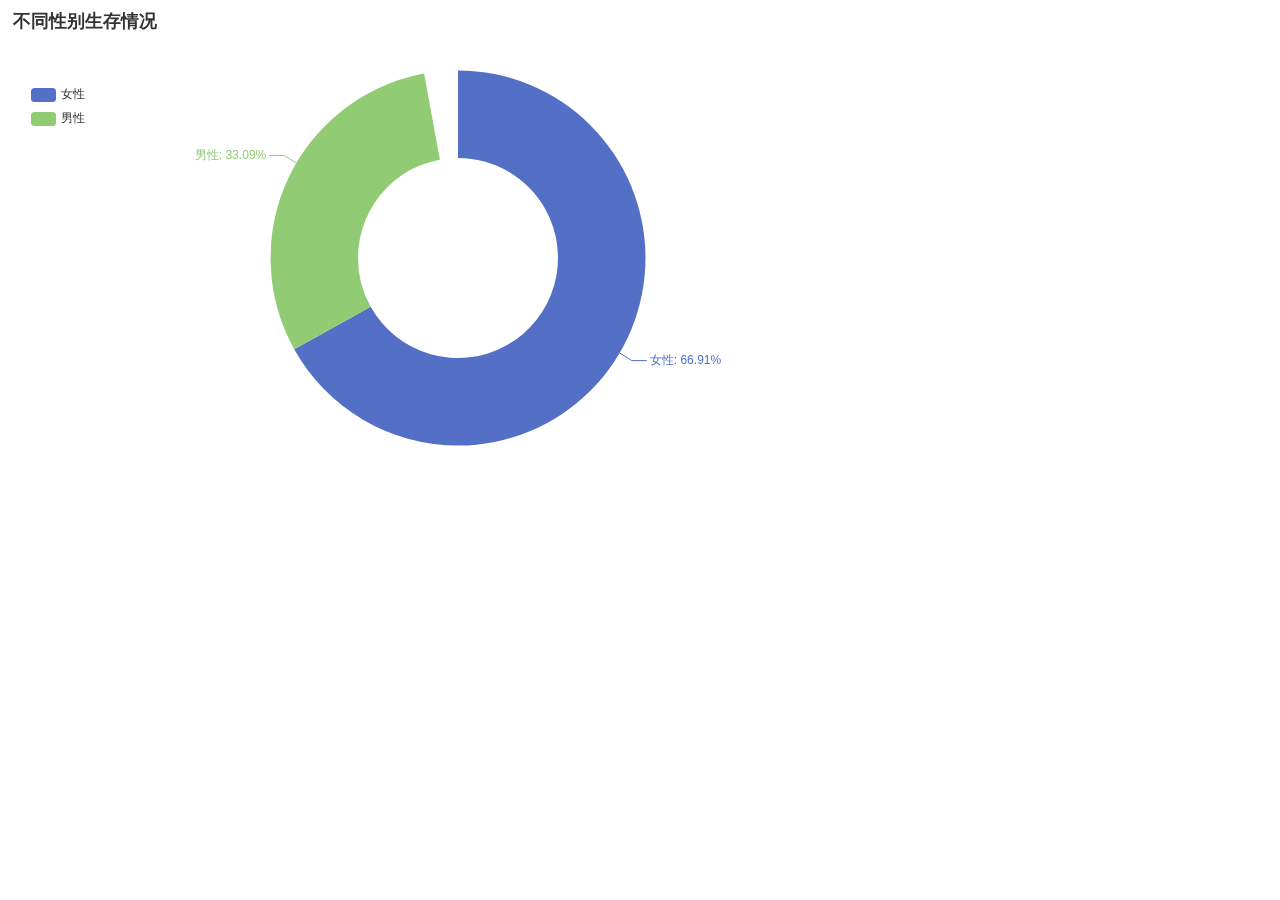
<file: render2.html>
<!DOCTYPE html>
<html>
<head>
    <meta charset="UTF-8">
    <title>Awesome-pyecharts</title>
                 <script type="text/javascript" src="./js/echarts.min.js"></script>

</head>
<body >
    <div id="1cc2fc1dfacd4b6bbe6b19e4688966ce" class="chart-container" style="width:900px; height:500px; "></div>
    <script>
        var chart_1cc2fc1dfacd4b6bbe6b19e4688966ce = echarts.init(
            document.getElementById('1cc2fc1dfacd4b6bbe6b19e4688966ce'), 'white', {renderer: 'canvas'});
        var option_1cc2fc1dfacd4b6bbe6b19e4688966ce = {
    "animation": true,
    "animationThreshold": 2000,
    "animationDuration": 1000,
    "animationEasing": "cubicOut",
    "animationDelay": 0,
    "animationDurationUpdate": 300,
    "animationEasingUpdate": "cubicOut",
    "animationDelayUpdate": 0,
    "aria": {
        "enabled": false
    },
    "color": [
        "#5470c6",
        "#91cc75",
        "#fac858",
        "#ee6666",
        "#73c0de",
        "#3ba272",
        "#fc8452",
        "#9a60b4",
        "#ea7ccc"
    ],
    "series": [
        {
            "type": "pie",
            "colorBy": "data",
            "legendHoverLink": true,
            "selectedMode": false,
            "selectedOffset": 10,
            "clockwise": true,
            "startAngle": 90,
            "minAngle": 0,
            "minShowLabelAngle": 0,
            "avoidLabelOverlap": true,
            "stillShowZeroSum": true,
            "percentPrecision": 2,
            "showEmptyCircle": true,
            "emptyCircleStyle": {
                "color": "lightgray",
                "borderColor": "#000",
                "borderWidth": 0,
                "borderType": "solid",
                "borderDashOffset": 0,
                "borderCap": "butt",
                "borderJoin": "bevel",
                "borderMiterLimit": 10,
                "opacity": 1
            },
            "data": [
                {
                    "name": "\u5973\u6027",
                    "value": 91
                },
                {
                    "name": "\u7537\u6027",
                    "value": 45
                }
            ],
            "radius": [
                "40%",
                "75%"
            ],
            "center": [
                "50%",
                "50%"
            ],
            "label": {
                "show": true,
                "margin": 8,
                "formatter": "{b}: {d}%"
            },
            "labelLine": {
                "show": true,
                "showAbove": false,
                "length": 15,
                "length2": 15,
                "smooth": false,
                "minTurnAngle": 90,
                "maxSurfaceAngle": 90
            }
        }
    ],
    "legend": [
        {
            "data": [
                "\u5973\u6027",
                "\u7537\u6027"
            ],
            "selected": {},
            "show": true,
            "left": "2%",
            "top": "15%",
            "orient": "vertical",
            "padding": 5,
            "itemGap": 10,
            "itemWidth": 25,
            "itemHeight": 14,
            "backgroundColor": "transparent",
            "borderColor": "#ccc",
            "borderRadius": 0,
            "pageButtonItemGap": 5,
            "pageButtonPosition": "end",
            "pageFormatter": "{current}/{total}",
            "pageIconColor": "#2f4554",
            "pageIconInactiveColor": "#aaa",
            "pageIconSize": 15,
            "animationDurationUpdate": 800,
            "selector": false,
            "selectorPosition": "auto",
            "selectorItemGap": 7,
            "selectorButtonGap": 10
        }
    ],
    "tooltip": {
        "show": true,
        "trigger": "item",
        "triggerOn": "mousemove|click",
        "axisPointer": {
            "type": "line"
        },
        "showContent": true,
        "alwaysShowContent": false,
        "showDelay": 0,
        "hideDelay": 100,
        "enterable": false,
        "confine": false,
        "appendToBody": false,
        "transitionDuration": 0.4,
        "textStyle": {
            "fontSize": 14
        },
        "borderWidth": 0,
        "padding": 5,
        "order": "seriesAsc"
    },
    "title": [
        {
            "show": true,
            "text": "\u4e0d\u540c\u6027\u522b\u751f\u5b58\u60c5\u51b5",
            "target": "blank",
            "subtarget": "blank",
            "padding": 5,
            "itemGap": 10,
            "textAlign": "auto",
            "textVerticalAlign": "auto",
            "triggerEvent": false
        }
    ]
};
        chart_1cc2fc1dfacd4b6bbe6b19e4688966ce.setOption(option_1cc2fc1dfacd4b6bbe6b19e4688966ce);
    </script>
</body>
</html>
</file>
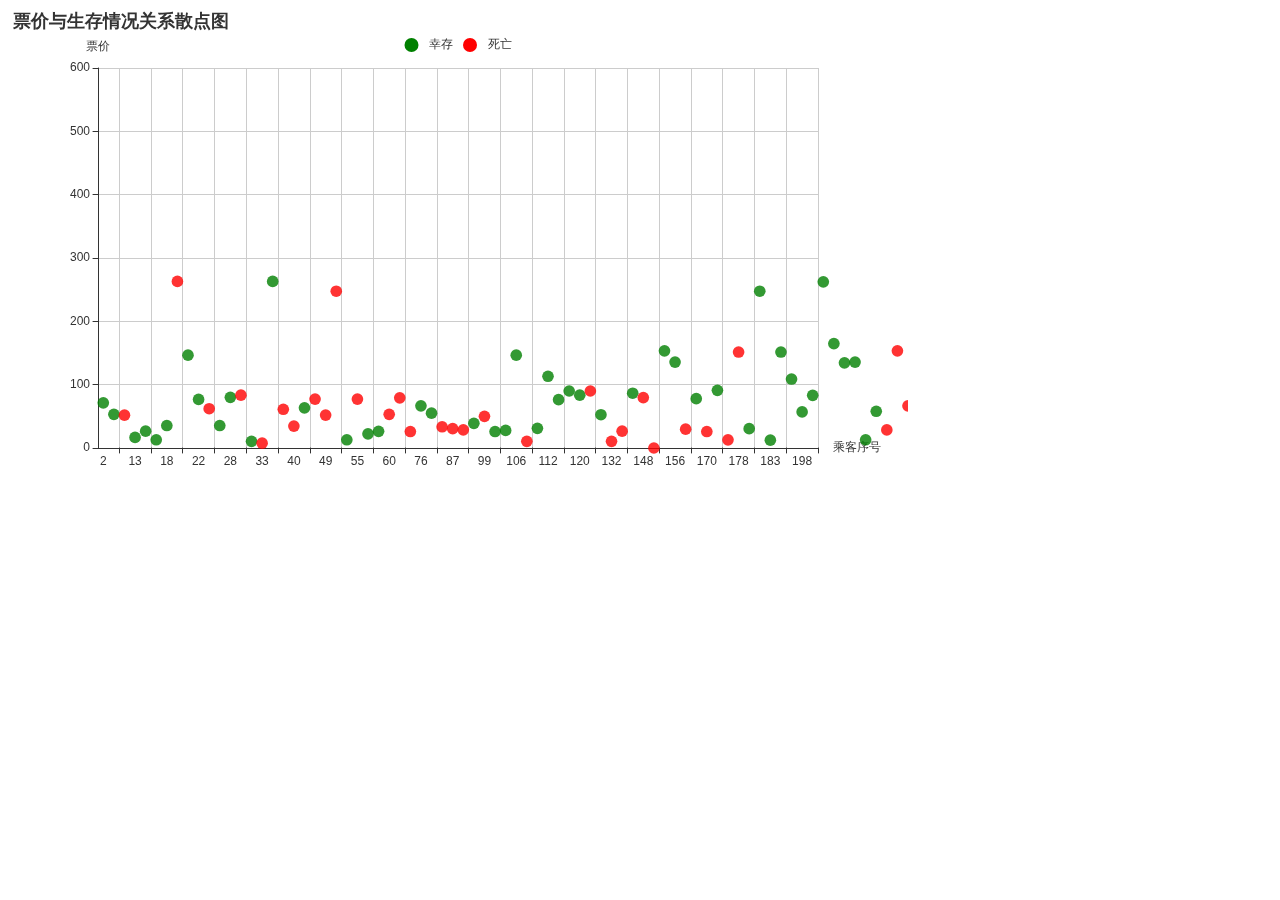
<file: render3.html>
<!DOCTYPE html>
<html>
<head>
    <meta charset="UTF-8">
    <title>Awesome-pyecharts</title>
                <script type="text/javascript" src="./js/echarts.min.js"></script>

</head>
<body >
    <div id="ae369a7667804cbc9f0582b02024a45d" class="chart-container" style="width:900px; height:500px; "></div>
    <script>
        var chart_ae369a7667804cbc9f0582b02024a45d = echarts.init(
            document.getElementById('ae369a7667804cbc9f0582b02024a45d'), 'white', {renderer: 'canvas'});
        var option_ae369a7667804cbc9f0582b02024a45d = {
    "animation": true,
    "animationThreshold": 2000,
    "animationDuration": 1000,
    "animationEasing": "cubicOut",
    "animationDelay": 0,
    "animationDurationUpdate": 300,
    "animationEasingUpdate": "cubicOut",
    "animationDelayUpdate": 0,
    "aria": {
        "enabled": false
    },
    "color": [
        "#5470c6",
        "#91cc75",
        "#fac858",
        "#ee6666",
        "#73c0de",
        "#3ba272",
        "#fc8452",
        "#9a60b4",
        "#ea7ccc"
    ],
    "series": [
        {
            "type": "scatter",
            "name": "\u5e78\u5b58",
            "symbolSize": 12,
            "data": [
                [
                    0,
                    71.2833
                ],
                [
                    1,
                    53.1
                ],
                [
                    3,
                    16.7
                ],
                [
                    4,
                    26.55
                ],
                [
                    5,
                    13.0
                ],
                [
                    6,
                    35.5
                ],
                [
                    8,
                    146.5208
                ],
                [
                    9,
                    76.7292
                ],
                [
                    11,
                    35.5
                ],
                [
                    12,
                    80.0
                ],
                [
                    14,
                    10.5
                ],
                [
                    16,
                    263.0
                ],
                [
                    19,
                    63.3583
                ],
                [
                    23,
                    13.0
                ],
                [
                    25,
                    22.3583
                ],
                [
                    26,
                    26.2833
                ],
                [
                    30,
                    66.6
                ],
                [
                    31,
                    55.0
                ],
                [
                    35,
                    39.0
                ],
                [
                    37,
                    26.0
                ],
                [
                    38,
                    27.7208
                ],
                [
                    39,
                    146.5208
                ],
                [
                    41,
                    31.0
                ],
                [
                    42,
                    113.275
                ],
                [
                    43,
                    76.2917
                ],
                [
                    44,
                    90.0
                ],
                [
                    45,
                    83.475
                ],
                [
                    47,
                    52.5542
                ],
                [
                    50,
                    86.5
                ],
                [
                    53,
                    153.4625
                ],
                [
                    54,
                    135.6333
                ],
                [
                    56,
                    77.9583
                ],
                [
                    58,
                    91.0792
                ],
                [
                    61,
                    30.5
                ],
                [
                    62,
                    247.5208
                ],
                [
                    63,
                    12.35
                ],
                [
                    64,
                    151.55
                ],
                [
                    65,
                    108.9
                ],
                [
                    66,
                    56.9292
                ],
                [
                    67,
                    83.1583
                ],
                [
                    68,
                    262.375
                ],
                [
                    69,
                    164.8667
                ],
                [
                    70,
                    134.5
                ],
                [
                    71,
                    135.6333
                ],
                [
                    72,
                    13.0
                ],
                [
                    73,
                    57.9792
                ],
                [
                    77,
                    134.5
                ],
                [
                    79,
                    26.0
                ],
                [
                    80,
                    263.0
                ],
                [
                    81,
                    13.0
                ],
                [
                    83,
                    55.0
                ],
                [
                    84,
                    75.25
                ],
                [
                    85,
                    69.3
                ],
                [
                    86,
                    55.4417
                ],
                [
                    88,
                    120.0
                ],
                [
                    89,
                    113.275
                ],
                [
                    90,
                    16.7
                ],
                [
                    91,
                    90.0
                ],
                [
                    92,
                    8.05
                ],
                [
                    93,
                    26.55
                ],
                [
                    95,
                    120.0
                ],
                [
                    97,
                    81.8583
                ],
                [
                    98,
                    30.5
                ],
                [
                    100,
                    89.1042
                ],
                [
                    102,
                    51.8625
                ],
                [
                    103,
                    26.55
                ],
                [
                    105,
                    13.7917
                ],
                [
                    107,
                    91.0792
                ],
                [
                    108,
                    90.0
                ],
                [
                    111,
                    78.2667
                ],
                [
                    113,
                    86.5
                ],
                [
                    115,
                    26.2875
                ],
                [
                    117,
                    10.5
                ],
                [
                    118,
                    93.5
                ],
                [
                    119,
                    57.9792
                ],
                [
                    122,
                    49.5
                ],
                [
                    123,
                    71.0
                ],
                [
                    125,
                    110.8833
                ],
                [
                    126,
                    39.6
                ],
                [
                    127,
                    79.65
                ],
                [
                    128,
                    51.4792
                ],
                [
                    129,
                    26.3875
                ],
                [
                    130,
                    55.9
                ],
                [
                    131,
                    110.8833
                ],
                [
                    133,
                    79.65
                ],
                [
                    134,
                    79.2
                ],
                [
                    135,
                    78.2667
                ],
                [
                    136,
                    56.9292
                ],
                [
                    137,
                    153.4625
                ],
                [
                    138,
                    39.0
                ],
                [
                    139,
                    52.5542
                ],
                [
                    141,
                    77.9583
                ],
                [
                    142,
                    30.0
                ],
                [
                    143,
                    30.5
                ],
                [
                    144,
                    69.3
                ],
                [
                    145,
                    76.7292
                ],
                [
                    146,
                    35.5
                ],
                [
                    149,
                    52.0
                ],
                [
                    151,
                    512.3292
                ],
                [
                    152,
                    76.7292
                ],
                [
                    153,
                    211.3375
                ],
                [
                    154,
                    57.0
                ],
                [
                    157,
                    227.525
                ],
                [
                    158,
                    26.2875
                ],
                [
                    159,
                    26.2875
                ],
                [
                    160,
                    49.5042
                ],
                [
                    162,
                    52.0
                ],
                [
                    164,
                    227.525
                ],
                [
                    165,
                    10.5
                ],
                [
                    166,
                    53.1
                ],
                [
                    167,
                    211.3375
                ],
                [
                    168,
                    512.3292
                ],
                [
                    169,
                    30.0
                ],
                [
                    171,
                    262.375
                ],
                [
                    174,
                    12.475
                ],
                [
                    175,
                    86.5
                ],
                [
                    176,
                    120.0
                ],
                [
                    177,
                    77.9583
                ],
                [
                    180,
                    211.3375
                ],
                [
                    181,
                    57.0
                ],
                [
                    184,
                    25.9292
                ],
                [
                    185,
                    120.0
                ],
                [
                    187,
                    53.1
                ],
                [
                    189,
                    93.5
                ],
                [
                    190,
                    12.475
                ],
                [
                    191,
                    80.0
                ],
                [
                    192,
                    83.1583
                ],
                [
                    193,
                    29.7
                ],
                [
                    194,
                    89.1042
                ],
                [
                    195,
                    39.4
                ],
                [
                    196,
                    26.55
                ],
                [
                    197,
                    25.9292
                ],
                [
                    199,
                    52.5542
                ],
                [
                    201,
                    83.1583
                ],
                [
                    202,
                    30.0
                ],
                [
                    203,
                    30.0
                ]
            ],
            "label": {
                "show": false,
                "margin": 8
            },
            "itemStyle": {
                "color": "green"
            }
        },
        {
            "type": "scatter",
            "name": "\u6b7b\u4ea1",
            "symbolSize": 12,
            "data": [
                [
                    2,
                    51.8625
                ],
                [
                    7,
                    263.0
                ],
                [
                    10,
                    61.9792
                ],
                [
                    13,
                    83.475
                ],
                [
                    15,
                    7.65
                ],
                [
                    17,
                    61.175
                ],
                [
                    18,
                    34.6542
                ],
                [
                    20,
                    77.2875
                ],
                [
                    21,
                    52.0
                ],
                [
                    22,
                    247.5208
                ],
                [
                    24,
                    77.2875
                ],
                [
                    27,
                    53.1
                ],
                [
                    28,
                    79.2
                ],
                [
                    29,
                    26.0
                ],
                [
                    32,
                    33.5
                ],
                [
                    33,
                    30.6958
                ],
                [
                    34,
                    28.7125
                ],
                [
                    36,
                    50.0
                ],
                [
                    40,
                    10.4625
                ],
                [
                    46,
                    90.0
                ],
                [
                    48,
                    10.4625
                ],
                [
                    49,
                    26.55
                ],
                [
                    51,
                    79.65
                ],
                [
                    52,
                    0.0
                ],
                [
                    55,
                    29.7
                ],
                [
                    57,
                    26.0
                ],
                [
                    59,
                    12.875
                ],
                [
                    60,
                    151.55
                ],
                [
                    74,
                    28.5
                ],
                [
                    75,
                    153.4625
                ],
                [
                    76,
                    66.6
                ],
                [
                    78,
                    35.5
                ],
                [
                    82,
                    35.0
                ],
                [
                    87,
                    211.5
                ],
                [
                    94,
                    55.9
                ],
                [
                    96,
                    263.0
                ],
                [
                    99,
                    27.75
                ],
                [
                    101,
                    26.55
                ],
                [
                    104,
                    38.5
                ],
                [
                    106,
                    52.0
                ],
                [
                    109,
                    29.7
                ],
                [
                    110,
                    30.5
                ],
                [
                    112,
                    151.55
                ],
                [
                    114,
                    108.9
                ],
                [
                    116,
                    34.0208
                ],
                [
                    120,
                    221.7792
                ],
                [
                    121,
                    26.55
                ],
                [
                    124,
                    106.425
                ],
                [
                    132,
                    40.125
                ],
                [
                    140,
                    32.3208
                ],
                [
                    147,
                    113.275
                ],
                [
                    148,
                    25.5875
                ],
                [
                    150,
                    52.0
                ],
                [
                    155,
                    110.8833
                ],
                [
                    156,
                    7.65
                ],
                [
                    161,
                    26.55
                ],
                [
                    163,
                    7.65
                ],
                [
                    170,
                    78.85
                ],
                [
                    172,
                    71.0
                ],
                [
                    173,
                    53.1
                ],
                [
                    178,
                    10.5
                ],
                [
                    179,
                    7.75
                ],
                [
                    182,
                    30.0
                ],
                [
                    183,
                    79.2
                ],
                [
                    186,
                    0.0
                ],
                [
                    188,
                    0.0
                ],
                [
                    198,
                    50.4958
                ],
                [
                    200,
                    5.0
                ]
            ],
            "label": {
                "show": false,
                "margin": 8
            },
            "itemStyle": {
                "color": "red"
            }
        }
    ],
    "legend": [
        {
            "data": [
                "\u5e78\u5b58",
                "\u6b7b\u4ea1"
            ],
            "selected": {},
            "show": true,
            "top": "5%",
            "padding": 5,
            "itemGap": 10,
            "itemWidth": 25,
            "itemHeight": 14,
            "textStyle": {
                "fontSize": 12
            },
            "backgroundColor": "transparent",
            "borderColor": "#ccc",
            "borderRadius": 0,
            "pageButtonItemGap": 5,
            "pageButtonPosition": "end",
            "pageFormatter": "{current}/{total}",
            "pageIconColor": "#2f4554",
            "pageIconInactiveColor": "#aaa",
            "pageIconSize": 15,
            "animationDurationUpdate": 800,
            "selector": false,
            "selectorPosition": "auto",
            "selectorItemGap": 7,
            "selectorButtonGap": 10
        }
    ],
    "tooltip": {
        "show": true,
        "trigger": "item",
        "triggerOn": "mousemove|click",
        "axisPointer": {
            "type": "line"
        },
        "showContent": true,
        "alwaysShowContent": false,
        "showDelay": 0,
        "hideDelay": 100,
        "enterable": false,
        "confine": false,
        "appendToBody": false,
        "transitionDuration": 0.4,
        "formatter": "{a} <br/>{b}\u4eba",
        "textStyle": {
            "fontSize": 14
        },
        "borderWidth": 0,
        "padding": 5,
        "order": "seriesAsc"
    },
    "xAxis": [
        {
            "name": "\u4e58\u5ba2\u5e8f\u53f7",
            "show": true,
            "scale": false,
            "nameLocation": "end",
            "nameGap": 15,
            "gridIndex": 0,
            "axisLabel": {
                "show": true,
                "margin": 8,
                "fontSize": 12
            },
            "inverse": false,
            "offset": 0,
            "splitNumber": 5,
            "minInterval": 0,
            "splitLine": {
                "show": true,
                "lineStyle": {
                    "show": true,
                    "width": 1,
                    "opacity": 1,
                    "curveness": 0,
                    "type": "solid"
                }
            },
            "data": [
                2,
                7,
                10,
                13,
                15,
                17,
                18,
                20,
                21,
                22,
                24,
                27,
                28,
                29,
                32,
                33,
                34,
                36,
                40,
                46,
                48,
                49,
                51,
                52,
                55,
                57,
                59,
                60,
                74,
                75,
                76,
                78,
                82,
                87,
                94,
                96,
                99,
                101,
                104,
                106,
                109,
                110,
                112,
                114,
                116,
                120,
                121,
                124,
                132,
                140,
                147,
                148,
                150,
                155,
                156,
                161,
                163,
                170,
                172,
                173,
                178,
                179,
                182,
                183,
                186,
                188,
                198,
                200
            ]
        }
    ],
    "yAxis": [
        {
            "name": "\u7968\u4ef7",
            "show": true,
            "scale": false,
            "nameLocation": "end",
            "nameGap": 15,
            "gridIndex": 0,
            "axisLabel": {
                "show": true,
                "margin": 8,
                "fontSize": 12
            },
            "inverse": false,
            "offset": 0,
            "splitNumber": 5,
            "minInterval": 0,
            "splitLine": {
                "show": true,
                "lineStyle": {
                    "show": true,
                    "width": 1,
                    "opacity": 1,
                    "curveness": 0,
                    "type": "solid"
                }
            }
        }
    ],
    "title": [
        {
            "show": true,
            "text": "\u7968\u4ef7\u4e0e\u751f\u5b58\u60c5\u51b5\u5173\u7cfb\u6563\u70b9\u56fe",
            "target": "blank",
            "subtarget": "blank",
            "padding": 5,
            "itemGap": 10,
            "textAlign": "auto",
            "textVerticalAlign": "auto",
            "triggerEvent": false,
            "textStyle": {
                "fontWeight": "bold",
                "fontSize": 18
            }
        }
    ]
};
        chart_ae369a7667804cbc9f0582b02024a45d.setOption(option_ae369a7667804cbc9f0582b02024a45d);
    </script>
</body>
</html>
</file>
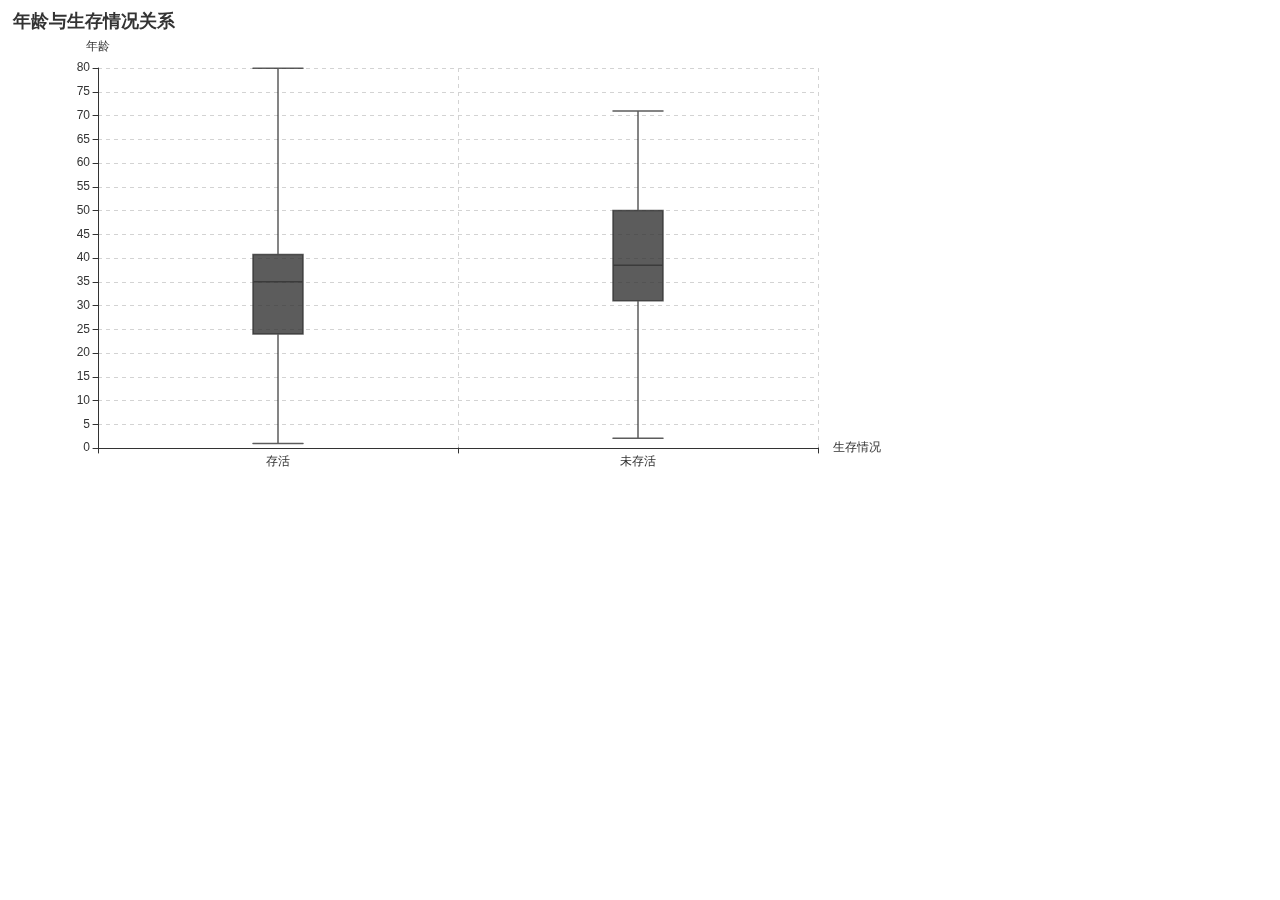
<file: render4.html>
<!DOCTYPE html>
<html>
<head>
    <meta charset="UTF-8">
    <title>Awesome-pyecharts</title>
                 <script type="text/javascript" src="./js/echarts.min.js"></script>

</head>
<body >
    <div id="38fa83370c3b47279bf1be84f9c826e2" class="chart-container" style="width:900px; height:500px; "></div>
    <script>
        var chart_38fa83370c3b47279bf1be84f9c826e2 = echarts.init(
            document.getElementById('38fa83370c3b47279bf1be84f9c826e2'), 'white', {renderer: 'canvas'});
        var option_38fa83370c3b47279bf1be84f9c826e2 = {
    "animation": true,
    "animationThreshold": 2000,
    "animationDuration": 1000,
    "animationEasing": "cubicOut",
    "animationDelay": 0,
    "animationDurationUpdate": 300,
    "animationEasingUpdate": "cubicOut",
    "animationDelayUpdate": 0,
    "aria": {
        "enabled": false
    },
    "color": [
        "#5470c6",
        "#91cc75",
        "#fac858",
        "#ee6666",
        "#73c0de",
        "#3ba272",
        "#fc8452",
        "#9a60b4",
        "#ea7ccc"
    ],
    "series": [
        {
            "type": "boxplot",
            "name": "\u5e74\u9f84\u5206\u5e03",
            "legendHoverLink": true,
            "hoverAnimation": true,
            "boxWidth": [
                7,
                50
            ],
            "selectedMode": false,
            "data": [
                [
                    0.92,
                    24.0,
                    35.0,
                    40.75,
                    80.0
                ],
                [
                    2.0,
                    31.0,
                    38.5,
                    50.0,
                    71.0
                ]
            ],
            "label": {
                "show": true,
                "margin": 8
            },
            "markPoint": {
                "label": {
                    "show": true,
                    "position": "inside",
                    "color": "#fff",
                    "margin": 8
                }
            },
            "markLine": {
                "silent": false,
                "precision": 2,
                "label": {
                    "show": true,
                    "margin": 8
                }
            },
            "zlevel": 0,
            "z": 2,
            "itemStyle": {
                "color": [
                    "#5470C6",
                    "#91CC75"
                ],
                "borderColor": "#333333",
                "borderWidth": 1.5,
                "opacity": 0.8
            }
        }
    ],
    "legend": [
        {
            "data": [
                "\u5e74\u9f84\u5206\u5e03"
            ],
            "selected": {},
            "show": false,
            "padding": 5,
            "itemGap": 10,
            "itemWidth": 25,
            "itemHeight": 14,
            "backgroundColor": "transparent",
            "borderColor": "#ccc",
            "borderRadius": 0,
            "pageButtonItemGap": 5,
            "pageButtonPosition": "end",
            "pageFormatter": "{current}/{total}",
            "pageIconColor": "#2f4554",
            "pageIconInactiveColor": "#aaa",
            "pageIconSize": 15,
            "animationDurationUpdate": 800,
            "selector": false,
            "selectorPosition": "auto",
            "selectorItemGap": 7,
            "selectorButtonGap": 10
        }
    ],
    "tooltip": {
        "show": true,
        "trigger": "item",
        "triggerOn": "mousemove|click",
        "axisPointer": {
            "type": "line"
        },
        "showContent": true,
        "alwaysShowContent": false,
        "showDelay": 0,
        "hideDelay": 100,
        "enterable": false,
        "confine": false,
        "appendToBody": false,
        "transitionDuration": 0.4,
        "formatter": "{a} <br/>{b}: {c}",
        "textStyle": {
            "fontSize": 14
        },
        "borderWidth": 0,
        "padding": 5,
        "order": "seriesAsc"
    },
    "xAxis": [
        {
            "name": "\u751f\u5b58\u60c5\u51b5",
            "show": true,
            "scale": false,
            "nameLocation": "end",
            "nameGap": 15,
            "gridIndex": 0,
            "axisLine": {
                "show": true,
                "onZero": true,
                "onZeroAxisIndex": 0,
                "lineStyle": {
                    "show": true,
                    "width": 1,
                    "opacity": 1,
                    "curveness": 0,
                    "type": "solid",
                    "color": "#333333"
                }
            },
            "axisLabel": {
                "show": true,
                "color": "#333333",
                "margin": 8,
                "fontSize": 12
            },
            "inverse": false,
            "offset": 0,
            "splitNumber": 5,
            "minInterval": 0,
            "splitLine": {
                "show": true,
                "lineStyle": {
                    "show": true,
                    "width": 1,
                    "opacity": 1,
                    "curveness": 0,
                    "type": "dashed",
                    "color": "lightgray"
                }
            },
            "data": [
                "\u5b58\u6d3b",
                "\u672a\u5b58\u6d3b"
            ]
        }
    ],
    "yAxis": [
        {
            "name": "\u5e74\u9f84",
            "show": true,
            "scale": false,
            "nameLocation": "end",
            "nameGap": 15,
            "interval": 5,
            "gridIndex": 0,
            "axisLine": {
                "show": true,
                "onZero": true,
                "onZeroAxisIndex": 0,
                "lineStyle": {
                    "show": true,
                    "width": 1,
                    "opacity": 1,
                    "curveness": 0,
                    "type": "solid",
                    "color": "#333333"
                }
            },
            "axisLabel": {
                "show": true,
                "color": "#333333",
                "margin": 8,
                "fontSize": 12
            },
            "inverse": false,
            "offset": 0,
            "splitNumber": 5,
            "minInterval": 0,
            "splitLine": {
                "show": true,
                "lineStyle": {
                    "show": true,
                    "width": 1,
                    "opacity": 1,
                    "curveness": 0,
                    "type": "dashed",
                    "color": "lightgray"
                }
            }
        }
    ],
    "title": [
        {
            "show": true,
            "text": "\u5e74\u9f84\u4e0e\u751f\u5b58\u60c5\u51b5\u5173\u7cfb",
            "target": "blank",
            "subtarget": "blank",
            "padding": 5,
            "itemGap": 10,
            "textAlign": "auto",
            "textVerticalAlign": "auto",
            "triggerEvent": false,
            "textStyle": {
                "color": "#333333",
                "fontWeight": "bold",
                "fontSize": 18
            }
        }
    ]
};
        chart_38fa83370c3b47279bf1be84f9c826e2.setOption(option_38fa83370c3b47279bf1be84f9c826e2);
    </script>
</body>
</html>
</file>
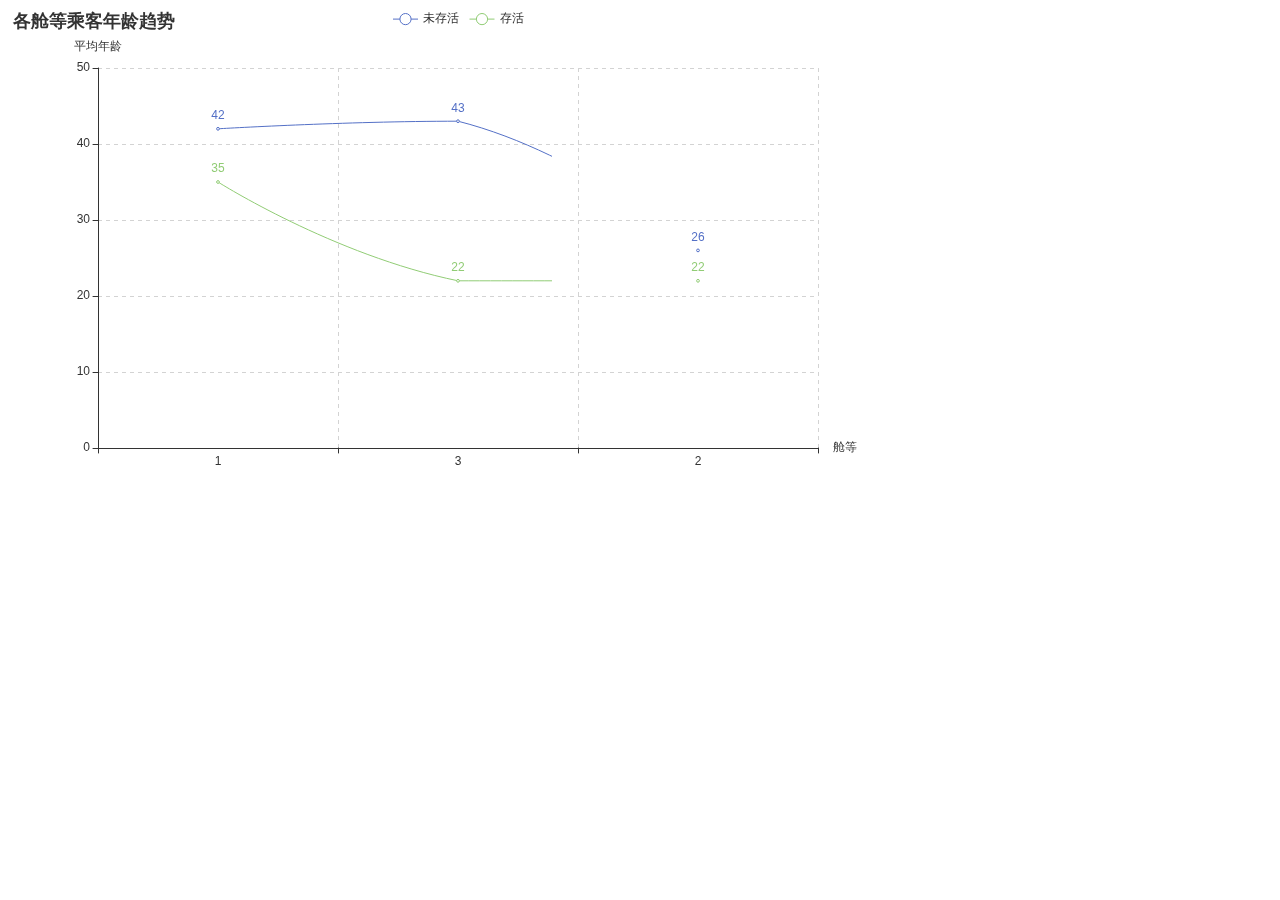
<file: render5.html>
<!DOCTYPE html>
<html>
<head>
    <meta charset="UTF-8">
    <title>Awesome-pyecharts</title>
                 <script type="text/javascript" src="./js/echarts.min.js"></script>

</head>
<body >
    <div id="d7d23350507347f69a33fc0920276b53" class="chart-container" style="width:900px; height:500px; "></div>
    <script>
        var chart_d7d23350507347f69a33fc0920276b53 = echarts.init(
            document.getElementById('d7d23350507347f69a33fc0920276b53'), 'white', {renderer: 'canvas'});
        var option_d7d23350507347f69a33fc0920276b53 = {
    "animation": true,
    "animationThreshold": 2000,
    "animationDuration": 1000,
    "animationEasing": "cubicOut",
    "animationDelay": 0,
    "animationDurationUpdate": 300,
    "animationEasingUpdate": "cubicOut",
    "animationDelayUpdate": 0,
    "aria": {
        "enabled": false
    },
    "color": [
        "#5470c6",
        "#91cc75",
        "#fac858",
        "#ee6666",
        "#73c0de",
        "#3ba272",
        "#fc8452",
        "#9a60b4",
        "#ea7ccc"
    ],
    "series": [
        {
            "type": "line",
            "name": "\u672a\u5b58\u6d3b",
            "connectNulls": false,
            "xAxisIndex": 0,
            "symbolSize": 4,
            "showSymbol": true,
            "smooth": true,
            "clip": true,
            "step": false,
            "stackStrategy": "samesign",
            "data": [
                [
                    "1",
                    42
                ],
                [
                    "3",
                    43
                ],
                [
                    "2",
                    26
                ]
            ],
            "hoverAnimation": true,
            "label": {
                "show": true,
                "margin": 8
            },
            "logBase": 10,
            "seriesLayoutBy": "column",
            "lineStyle": {
                "show": true,
                "width": 1,
                "opacity": 1,
                "curveness": 0,
                "type": "solid"
            },
            "areaStyle": {
                "opacity": 0
            },
            "zlevel": 0,
            "z": 0
        },
        {
            "type": "line",
            "name": "\u5b58\u6d3b",
            "connectNulls": false,
            "xAxisIndex": 0,
            "symbolSize": 4,
            "showSymbol": true,
            "smooth": true,
            "clip": true,
            "step": false,
            "stackStrategy": "samesign",
            "data": [
                [
                    "1",
                    35
                ],
                [
                    "3",
                    22
                ],
                [
                    "2",
                    22
                ]
            ],
            "hoverAnimation": true,
            "label": {
                "show": true,
                "margin": 8
            },
            "logBase": 10,
            "seriesLayoutBy": "column",
            "lineStyle": {
                "show": true,
                "width": 1,
                "opacity": 1,
                "curveness": 0,
                "type": "solid"
            },
            "areaStyle": {
                "opacity": 0
            },
            "zlevel": 0,
            "z": 0
        }
    ],
    "legend": [
        {
            "data": [
                "\u672a\u5b58\u6d3b",
                "\u5b58\u6d3b"
            ],
            "selected": {},
            "show": true,
            "padding": 5,
            "itemGap": 10,
            "itemWidth": 25,
            "itemHeight": 14,
            "textStyle": {
                "color": "#333333",
                "fontSize": 12
            },
            "backgroundColor": "transparent",
            "borderColor": "#ccc",
            "borderRadius": 0,
            "pageButtonItemGap": 5,
            "pageButtonPosition": "end",
            "pageFormatter": "{current}/{total}",
            "pageIconColor": "#2f4554",
            "pageIconInactiveColor": "#aaa",
            "pageIconSize": 15,
            "animationDurationUpdate": 800,
            "selector": false,
            "selectorPosition": "auto",
            "selectorItemGap": 7,
            "selectorButtonGap": 10
        }
    ],
    "tooltip": {
        "show": true,
        "trigger": "item",
        "triggerOn": "mousemove|click",
        "axisPointer": {
            "type": "line"
        },
        "showContent": true,
        "alwaysShowContent": false,
        "showDelay": 0,
        "hideDelay": 100,
        "enterable": false,
        "confine": false,
        "appendToBody": false,
        "transitionDuration": 0.4,
        "textStyle": {
            "fontSize": 14
        },
        "borderWidth": 0,
        "padding": 5,
        "order": "seriesAsc"
    },
    "xAxis": [
        {
            "name": "\u8231\u7b49",
            "show": true,
            "scale": false,
            "nameLocation": "end",
            "nameGap": 15,
            "gridIndex": 0,
            "axisLine": {
                "show": true,
                "onZero": true,
                "onZeroAxisIndex": 0,
                "lineStyle": {
                    "show": true,
                    "width": 1,
                    "opacity": 1,
                    "curveness": 0,
                    "type": "solid",
                    "color": "#333333"
                }
            },
            "axisLabel": {
                "show": true,
                "color": "#333333",
                "margin": 8,
                "fontSize": 12
            },
            "inverse": false,
            "offset": 0,
            "splitNumber": 5,
            "minInterval": 0,
            "splitLine": {
                "show": true,
                "lineStyle": {
                    "show": true,
                    "width": 1,
                    "opacity": 1,
                    "curveness": 0,
                    "type": "dashed",
                    "color": "lightgray"
                }
            },
            "data": [
                "1",
                "3",
                "2"
            ]
        }
    ],
    "yAxis": [
        {
            "name": "\u5e73\u5747\u5e74\u9f84",
            "show": true,
            "scale": false,
            "nameLocation": "end",
            "nameGap": 15,
            "gridIndex": 0,
            "axisLine": {
                "show": true,
                "onZero": true,
                "onZeroAxisIndex": 0,
                "lineStyle": {
                    "show": true,
                    "width": 1,
                    "opacity": 1,
                    "curveness": 0,
                    "type": "solid",
                    "color": "#333333"
                }
            },
            "axisLabel": {
                "show": true,
                "color": "#333333",
                "margin": 8,
                "fontSize": 12
            },
            "inverse": false,
            "offset": 0,
            "splitNumber": 5,
            "minInterval": 0,
            "splitLine": {
                "show": true,
                "lineStyle": {
                    "show": true,
                    "width": 1,
                    "opacity": 1,
                    "curveness": 0,
                    "type": "dashed",
                    "color": "lightgray"
                }
            }
        }
    ],
    "title": [
        {
            "show": true,
            "text": "\u5404\u8231\u7b49\u4e58\u5ba2\u5e74\u9f84\u8d8b\u52bf",
            "target": "blank",
            "subtarget": "blank",
            "padding": 5,
            "itemGap": 10,
            "textAlign": "auto",
            "textVerticalAlign": "auto",
            "triggerEvent": false,
            "textStyle": {
                "color": "#333333",
                "fontWeight": "bold",
                "fontSize": 18
            }
        }
    ]
};
        chart_d7d23350507347f69a33fc0920276b53.setOption(option_d7d23350507347f69a33fc0920276b53);
    </script>
</body>
</html>
</file>
